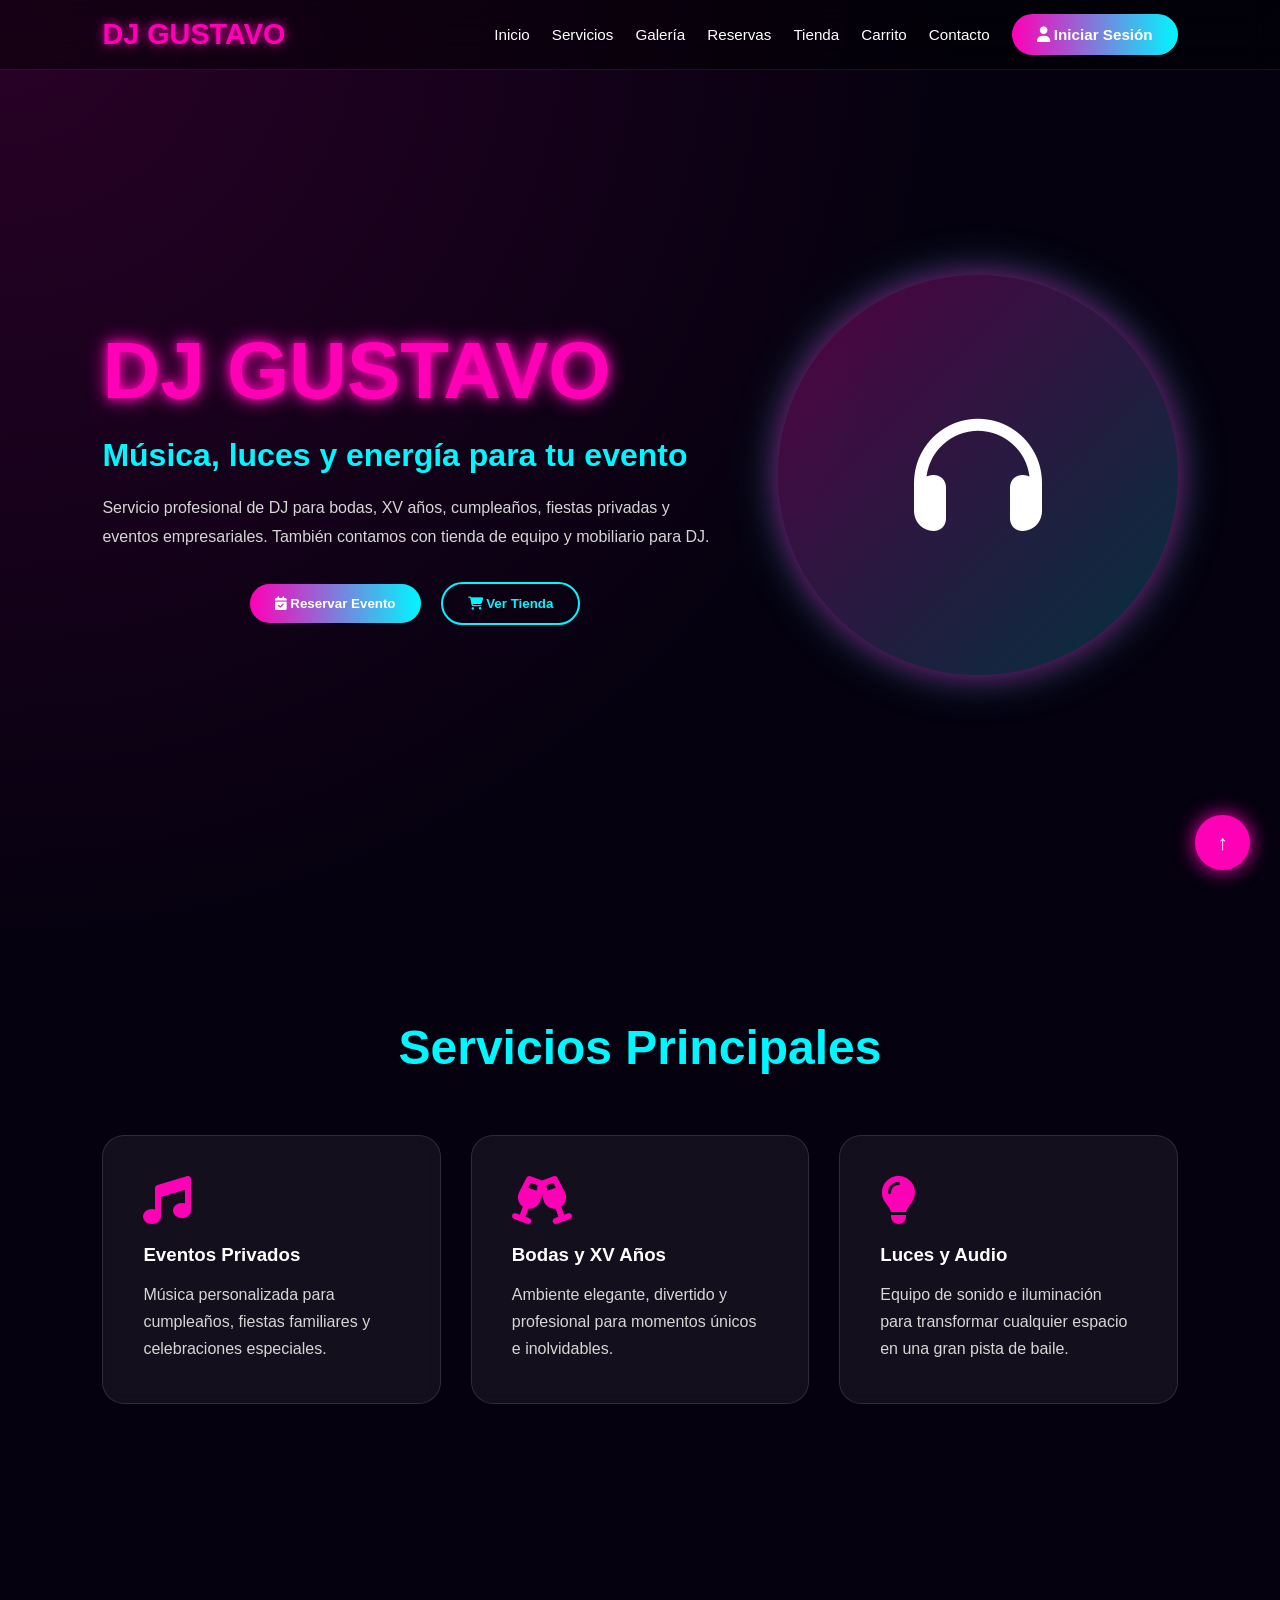
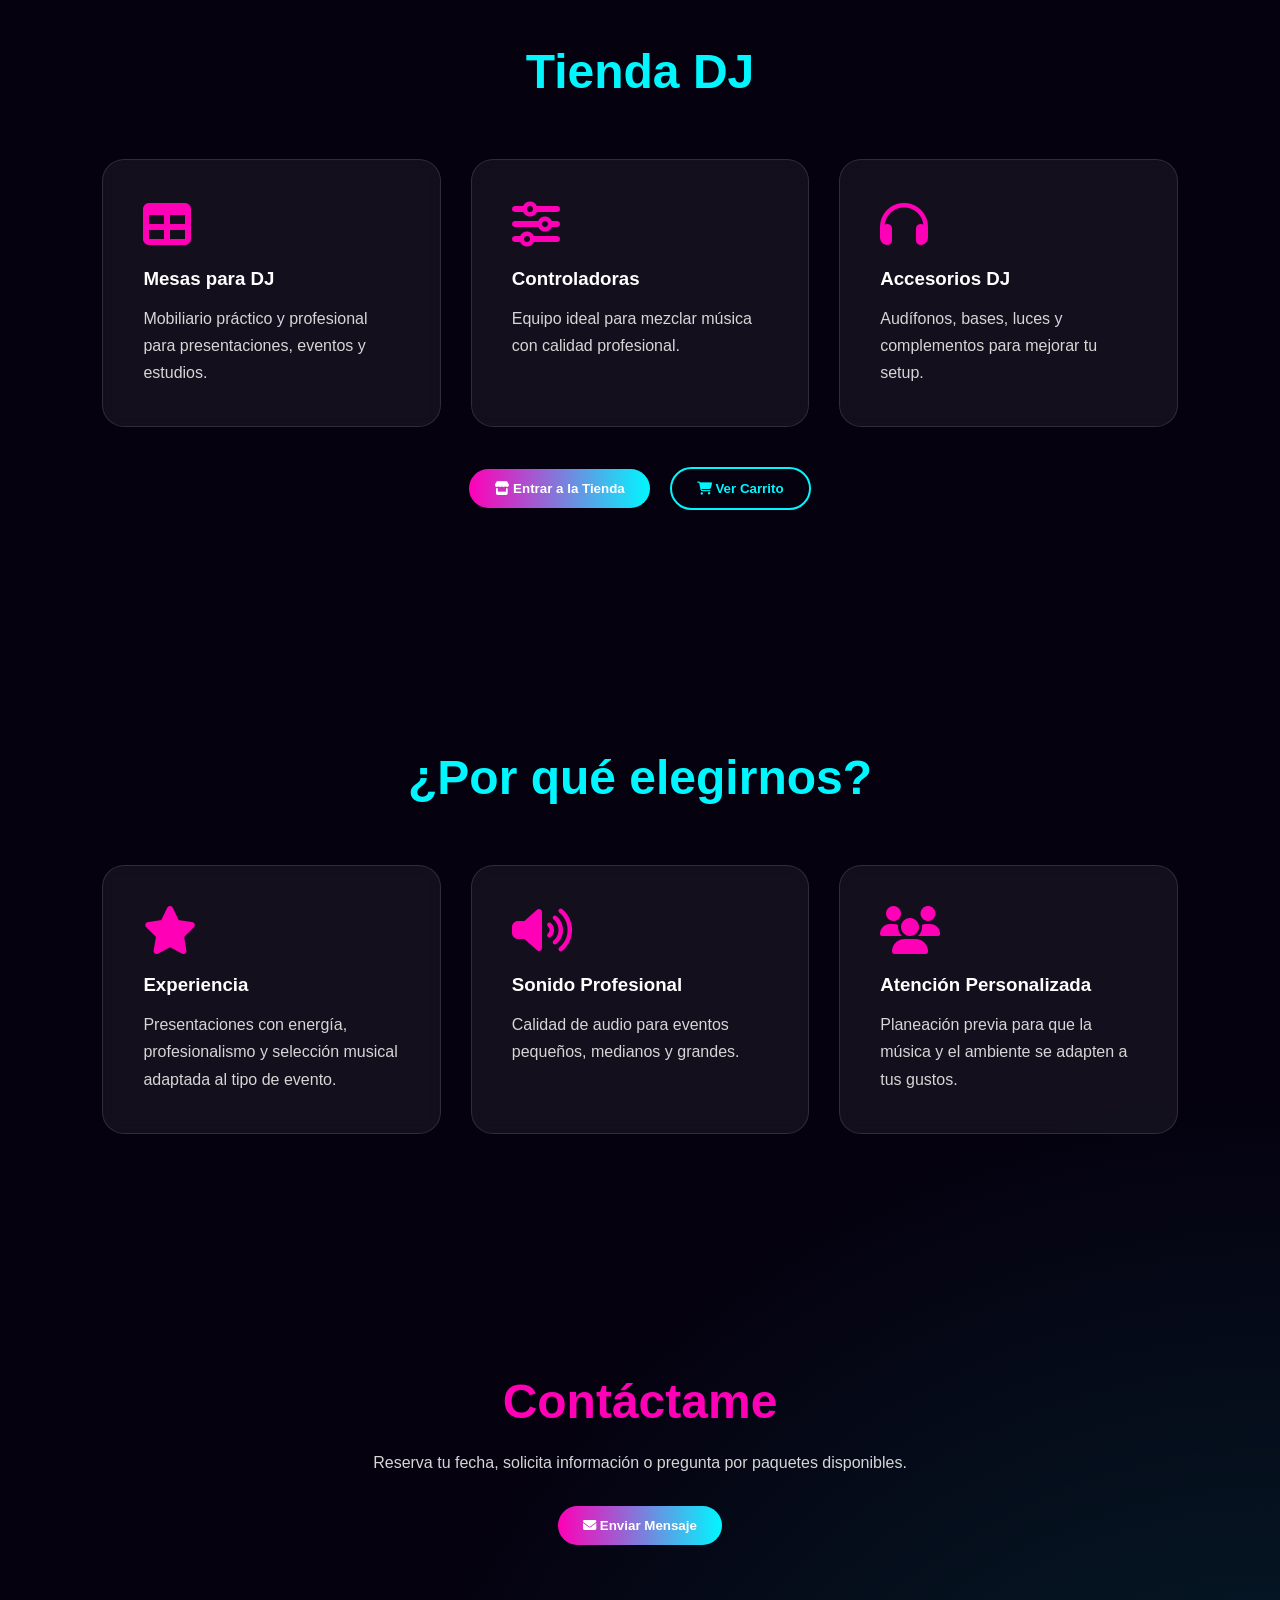
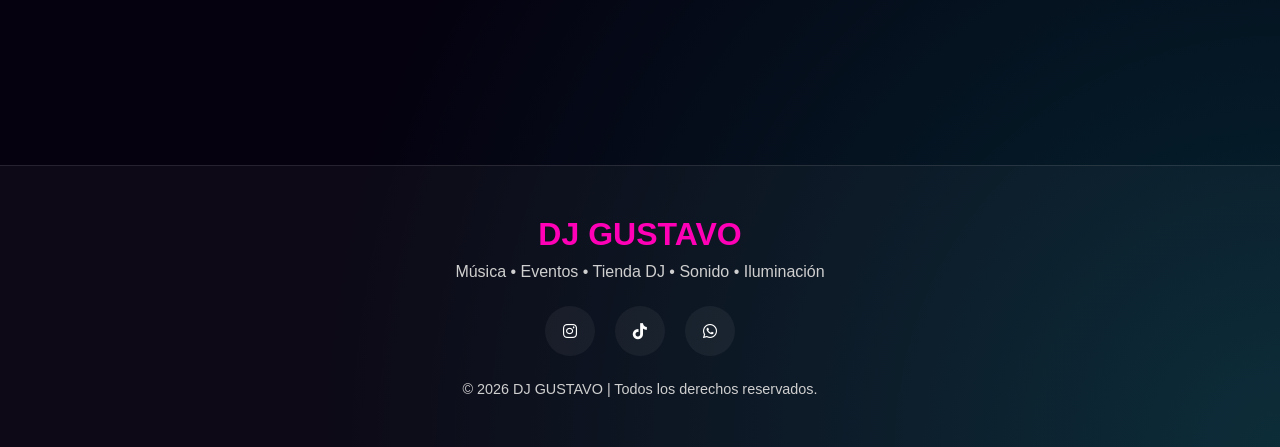
<file: frontend/Index.html>
<!DOCTYPE html>
<html lang="es">

<head>

    <meta charset="UTF-8">

    <meta name="viewport"
    content="width=device-width, initial-scale=1.0">

    <title>DJ GUSTAVO</title>

    <link rel="stylesheet"
    href="css/style.css">

    <link rel="stylesheet"
    href="https://cdnjs.cloudflare.com/ajax/libs/font-awesome/6.5.2/css/all.min.css">

    <link rel="stylesheet"
    href="https://cdnjs.cloudflare.com/ajax/libs/animate.css/4.1.1/animate.min.css"/>

</head>

<body>

    <nav class="navbar">

        <a href="index.html" class="logo">
            DJ GUSTAVO
        </a>

        <ul class="nav-links">

            <li><a href="index.html">Inicio</a></li>

            <li><a href="servicios.html">Servicios</a></li>

            <li><a href="galeria.html">Galería</a></li>

            <li><a href="reservas.html">Reservas</a></li>

            <li><a href="productos.html">Tienda</a></li>

            <li><a href="carrito.html">Carrito</a></li>

            <li><a href="contacto.html">Contacto</a></li>

            <li id="loginItem">

                <a href="login.html" class="login-btn">
                    <i class="fas fa-user"></i>
                    Iniciar Sesión
                </a>

            </li>

            <li id="userItem" style="display:none;">

                <a href="#">
                    <i class="fas fa-user-check"></i>
                    <span id="usernameDisplay"></span>
                </a>

            </li>

            <li id="logoutItem" style="display:none;">

                <a href="#" onclick="logout()">
                    <i class="fas fa-sign-out-alt"></i>
                    Cerrar Sesión
                </a>

            </li>

        </ul>

    </nav>

    <section class="hero">

        <div class="hero-text animate__animated animate__fadeInLeft">

            <h1>
                DJ GUSTAVO
            </h1>

            <h2>
                Música, luces y energía para tu evento
            </h2>

            <p>
                Servicio profesional de DJ para bodas, XV años, cumpleaños,
                fiestas privadas y eventos empresariales. También contamos
                con tienda de equipo y mobiliario para DJ.
            </p>

            <div class="hero-buttons">

                <a href="reservas.html">

                    <button class="btn-neon">
                        <i class="fas fa-calendar-check"></i>
                        Reservar Evento
                    </button>

                </a>

                <a href="productos.html">

                    <button class="btn-outline">
                        <i class="fas fa-cart-shopping"></i>
                        Ver Tienda
                    </button>

                </a>

            </div>

        </div>

        <div class="hero-image animate__animated animate__fadeInRight">

            <div class="circle">
                <i class="fa-solid fa-headphones"></i>
            </div>

        </div>

    </section>

    <section class="services-section">

        <h2 class="section-title">
            Servicios Principales
        </h2>

        <div class="services">

            <div class="card">

                <i class="fa-solid fa-music"></i>

                <h3>Eventos Privados</h3>

                <p>
                    Música personalizada para cumpleaños, fiestas familiares
                    y celebraciones especiales.
                </p>

            </div>

            <div class="card">

                <i class="fa-solid fa-champagne-glasses"></i>

                <h3>Bodas y XV Años</h3>

                <p>
                    Ambiente elegante, divertido y profesional para momentos
                    únicos e inolvidables.
                </p>

            </div>

            <div class="card">

                <i class="fa-solid fa-lightbulb"></i>

                <h3>Luces y Audio</h3>

                <p>
                    Equipo de sonido e iluminación para transformar cualquier
                    espacio en una gran pista de baile.
                </p>

            </div>

        </div>

    </section>

    <section class="services-section">

        <h2 class="section-title">
            Tienda DJ
        </h2>

        <div class="services">

            <div class="card">

                <i class="fa-solid fa-table"></i>

                <h3>Mesas para DJ</h3>

                <p>
                    Mobiliario práctico y profesional para presentaciones,
                    eventos y estudios.
                </p>

            </div>

            <div class="card">

                <i class="fa-solid fa-sliders"></i>

                <h3>Controladoras</h3>

                <p>
                    Equipo ideal para mezclar música con calidad profesional.
                </p>

            </div>

            <div class="card">

                <i class="fa-solid fa-headphones"></i>

                <h3>Accesorios DJ</h3>

                <p>
                    Audífonos, bases, luces y complementos para mejorar
                    tu setup.
                </p>

            </div>

        </div>

        <div class="hero-buttons" style="margin-top:40px;">

            <a href="productos.html">

                <button class="btn-neon">
                    <i class="fas fa-store"></i>
                    Entrar a la Tienda
                </button>

            </a>

            <a href="carrito.html">

                <button class="btn-outline">
                    <i class="fas fa-cart-shopping"></i>
                    Ver Carrito
                </button>

            </a>

        </div>

    </section>

    <section class="services-section">

        <h2 class="section-title">
            ¿Por qué elegirnos?
        </h2>

        <div class="services">

            <div class="card">

                <i class="fa-solid fa-star"></i>

                <h3>Experiencia</h3>

                <p>
                    Presentaciones con energía, profesionalismo y selección
                    musical adaptada al tipo de evento.
                </p>

            </div>

            <div class="card">

                <i class="fa-solid fa-volume-high"></i>

                <h3>Sonido Profesional</h3>

                <p>
                    Calidad de audio para eventos pequeños, medianos y grandes.
                </p>

            </div>

            <div class="card">

                <i class="fa-solid fa-users"></i>

                <h3>Atención Personalizada</h3>

                <p>
                    Planeación previa para que la música y el ambiente se
                    adapten a tus gustos.
                </p>

            </div>

        </div>

    </section>

    <section class="contact">

        <h2>
            Contáctame
        </h2>

        <p>
            Reserva tu fecha, solicita información o pregunta por paquetes disponibles.
        </p>

        <a href="contacto.html">

            <button class="btn-neon">
                <i class="fas fa-envelope"></i>
                Enviar Mensaje
            </button>

        </a>

    </section>

    <button id="topBtn">
        ↑
    </button>

    <footer class="footer">

        <h3>
            DJ GUSTAVO
        </h3>

        <p>
            Música • Eventos • Tienda DJ • Sonido • Iluminación
        </p>

        <div class="socials">

            <a href="#">
                <i class="fab fa-instagram"></i>
            </a>

            <a href="#">
                <i class="fab fa-tiktok"></i>
            </a>

            <a href="#">
                <i class="fab fa-whatsapp"></i>
            </a>

        </div>

        <p class="copy">
            © 2026 DJ GUSTAVO | Todos los derechos reservados.
        </p>

    </footer>

    <script src="js/app.js"></script>

</body>

</html>
</file>
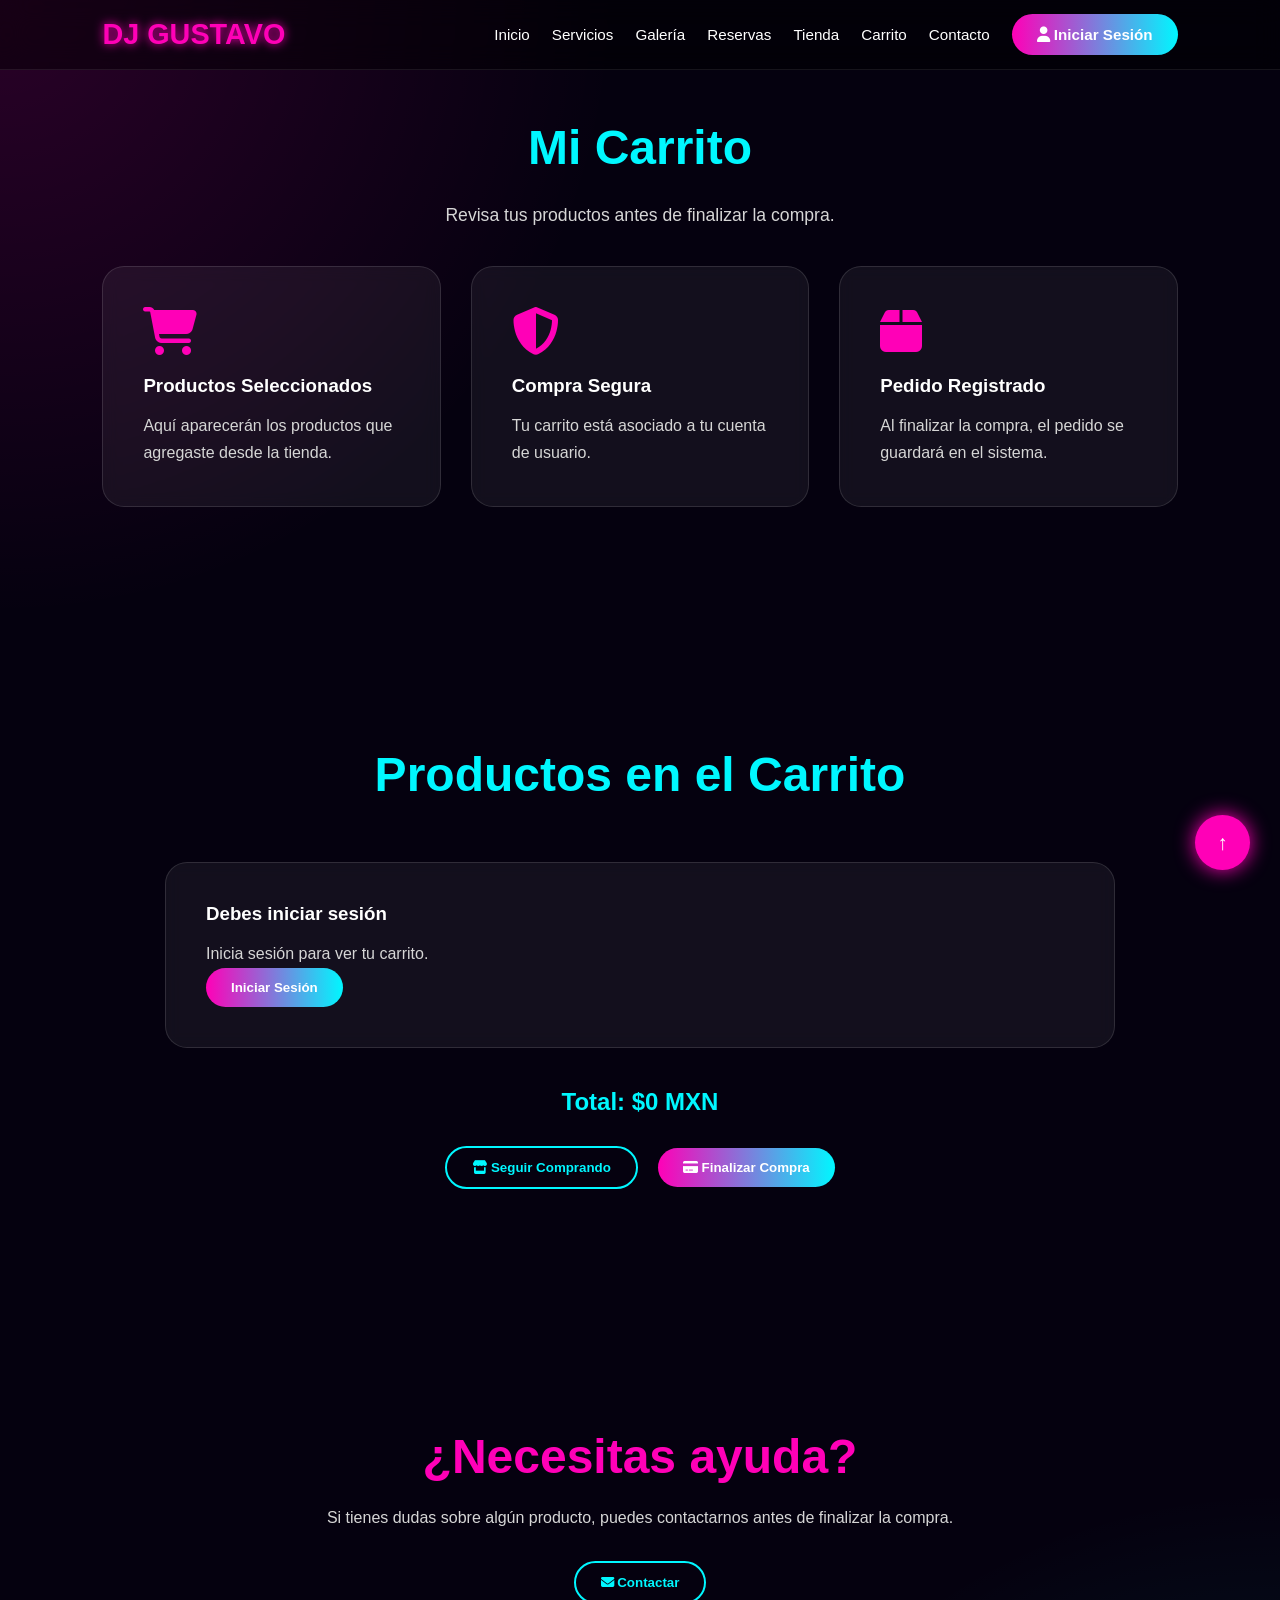
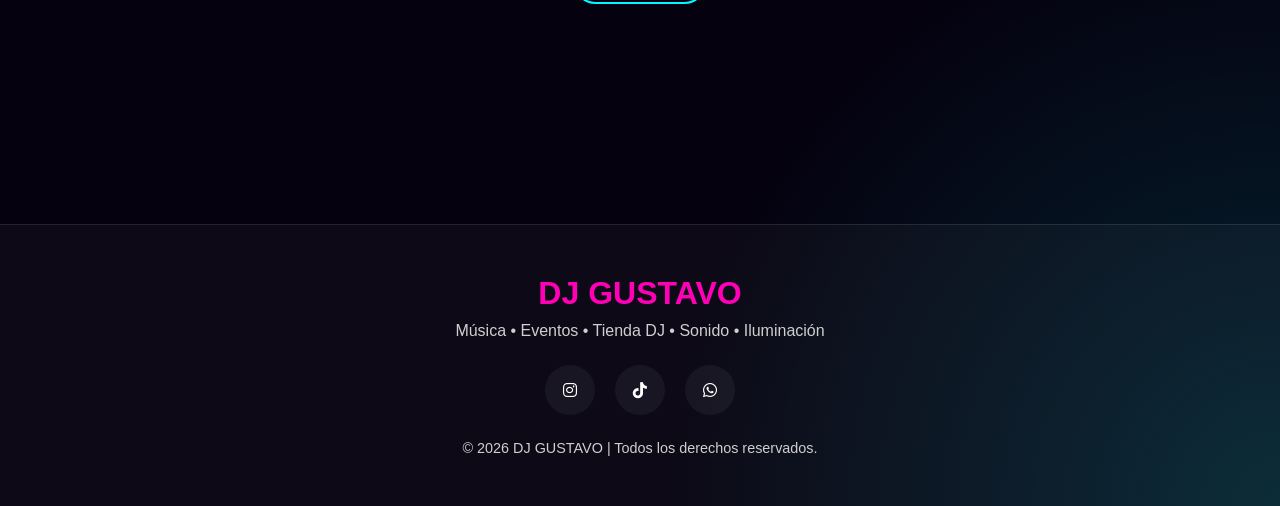
<file: frontend/carrito.html>
<!DOCTYPE html>
<html lang="es">

<head>

    <meta charset="UTF-8">

    <meta name="viewport"
    content="width=device-width, initial-scale=1.0">

    <title>Carrito | DJ GUSTAVO</title>

    <link rel="stylesheet"
    href="css/style.css">

    <link rel="stylesheet"
    href="https://cdnjs.cloudflare.com/ajax/libs/font-awesome/6.5.2/css/all.min.css">

</head>

<body>

    <nav class="navbar">

        <a href="index.html" class="logo">
            DJ GUSTAVO
        </a>

        <ul class="nav-links">

            <li><a href="index.html">Inicio</a></li>

            <li><a href="servicios.html">Servicios</a></li>

            <li><a href="galeria.html">Galería</a></li>

            <li><a href="reservas.html">Reservas</a></li>

            <li><a href="productos.html">Tienda</a></li>

            <li><a href="carrito.html">Carrito</a></li>

            <li><a href="contacto.html">Contacto</a></li>

            <li id="loginItem">

                <a href="login.html" class="login-btn">
                    <i class="fas fa-user"></i>
                    Iniciar Sesión
                </a>

            </li>

            <li id="userItem" style="display:none;">

                <a href="#">
                    <i class="fas fa-user-check"></i>
                    <span id="usernameDisplay"></span>
                </a>

            </li>

            <li id="logoutItem" style="display:none;">

                <a href="#" onclick="logout()">
                    <i class="fas fa-sign-out-alt"></i>
                    Cerrar Sesión
                </a>

            </li>

        </ul>

    </nav>

    <section class="services-section">

        <h1 class="section-title">
            Mi Carrito
        </h1>

        <p class="gallery-description">
            Revisa tus productos antes de finalizar la compra.
        </p>

        <div class="services">

            <div class="card">

                <i class="fas fa-cart-shopping"></i>

                <h3>
                    Productos Seleccionados
                </h3>

                <p>
                    Aquí aparecerán los productos que agregaste desde la tienda.
                </p>

            </div>

            <div class="card">

                <i class="fas fa-shield-alt"></i>

                <h3>
                    Compra Segura
                </h3>

                <p>
                    Tu carrito está asociado a tu cuenta de usuario.
                </p>

            </div>

            <div class="card">

                <i class="fas fa-box"></i>

                <h3>
                    Pedido Registrado
                </h3>

                <p>
                    Al finalizar la compra, el pedido se guardará en el sistema.
                </p>

            </div>

        </div>

    </section>

    <section class="services-section">

        <h2 class="section-title">
            Productos en el Carrito
        </h2>

        <div id="cartContainer" class="cart-container">

            <div class="card">
                <h3>Cargando carrito...</h3>
                <p>Espera un momento.</p>
            </div>

        </div>

        <div class="cart-total">

            <h2 id="cartTotal">
                Total: $0 MXN
            </h2>

            <div class="hero-buttons">

                <a href="productos.html">

                    <button class="btn-outline">
                        <i class="fas fa-store"></i>
                        Seguir Comprando
                    </button>

                </a>

                <button class="btn-neon" onclick="hacerCheckout()">
                    <i class="fas fa-credit-card"></i>
                    Finalizar Compra
                </button>

            </div>

        </div>

    </section>

    <section class="contact">

        <h2>
            ¿Necesitas ayuda?
        </h2>

        <p>
            Si tienes dudas sobre algún producto, puedes contactarnos antes de finalizar la compra.
        </p>

        <a href="contacto.html">

            <button class="btn-outline">
                <i class="fas fa-envelope"></i>
                Contactar
            </button>

        </a>

    </section>

    <button id="topBtn">
        ↑
    </button>

    <footer class="footer">

        <h3>
            DJ GUSTAVO
        </h3>

        <p>
            Música • Eventos • Tienda DJ • Sonido • Iluminación
        </p>

        <div class="socials">

            <a href="#">
                <i class="fab fa-instagram"></i>
            </a>

            <a href="#">
                <i class="fab fa-tiktok"></i>
            </a>

            <a href="#">
                <i class="fab fa-whatsapp"></i>
            </a>

        </div>

        <p class="copy">
            © 2026 DJ GUSTAVO | Todos los derechos reservados.
        </p>

    </footer>

    <script src="js/app.js"></script>
    <script src="js/carrito.js"></script>

</body>

</html>
</file>
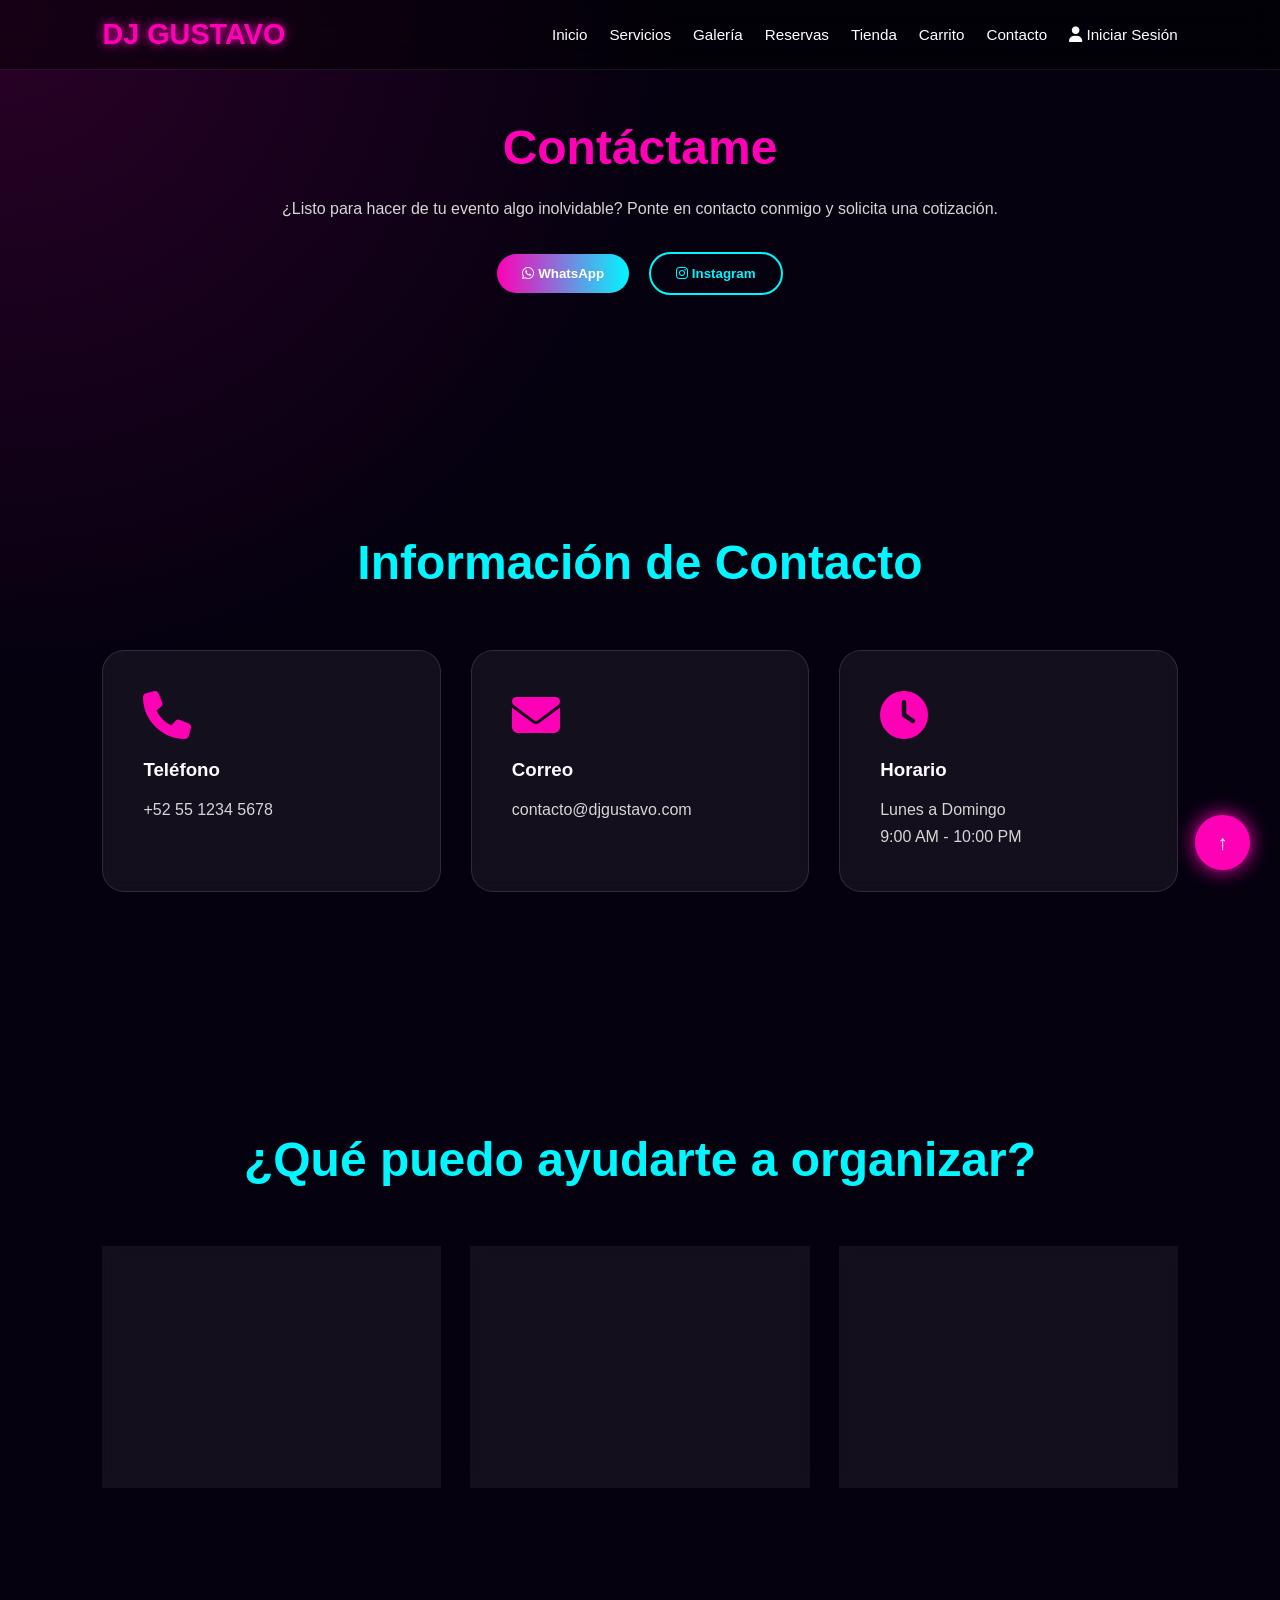
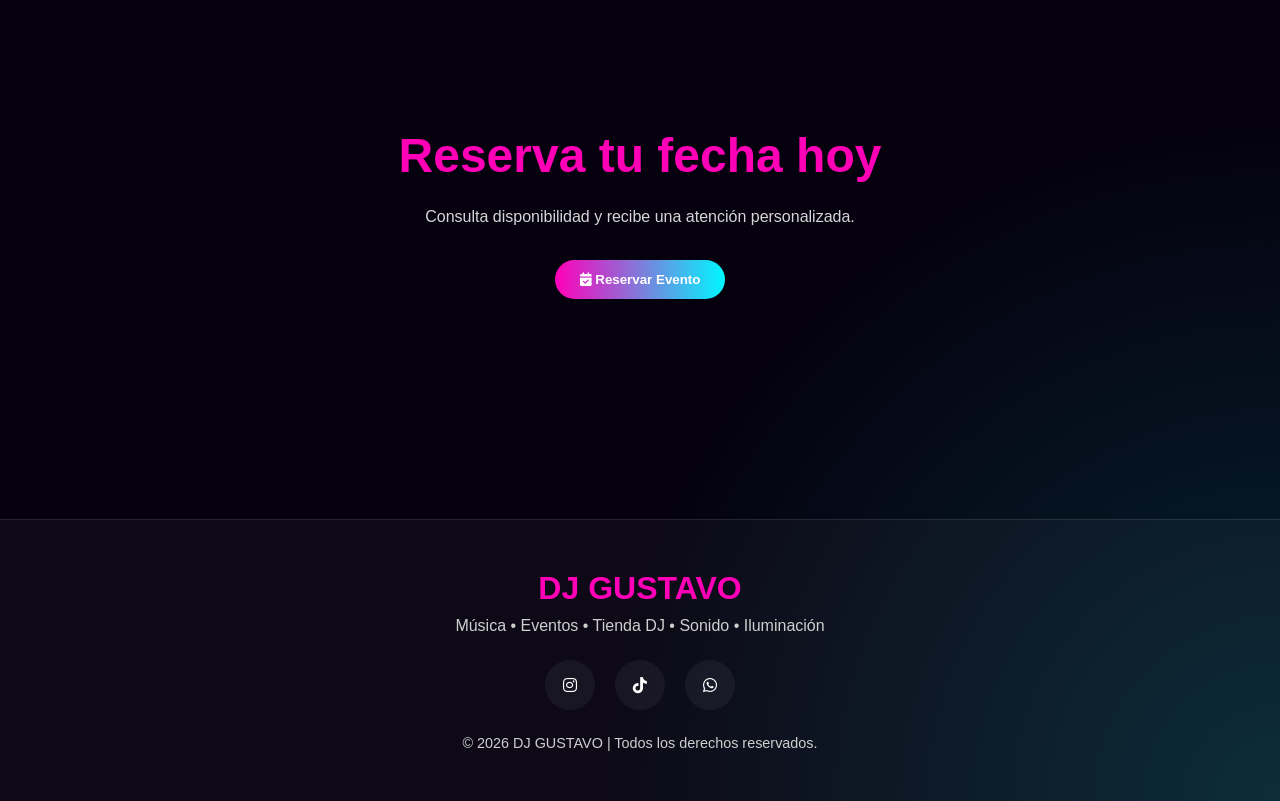
<file: frontend/contacto.html>
<!DOCTYPE html>
<html lang="es">

<head>

    <meta charset="UTF-8">

    <meta name="viewport"
    content="width=device-width, initial-scale=1.0">

    <title>Contacto | DJ GUSTAVO</title>

    <link rel="stylesheet"
    href="css/style.css">

    <link rel="stylesheet"
    href="https://cdnjs.cloudflare.com/ajax/libs/font-awesome/6.5.2/css/all.min.css">

</head>

<body>

    <!-- NAVBAR -->

    <nav class="navbar">

        <a href="index.html" class="logo">
            DJ GUSTAVO
        </a>

        <ul class="nav-links">

            <li><a href="index.html">Inicio</a></li>

            <li><a href="servicios.html">Servicios</a></li>

            <li><a href="galeria.html">Galería</a></li>

            <li><a href="reservas.html">Reservas</a></li>

            <li><a href="productos.html">Tienda</a></li>

            <li><a href="carrito.html">Carrito</a></li>

            <li><a href="contacto.html">Contacto</a></li>

            <li id="loginItem">

                <a href="login.html">

                    <i class="fas fa-user"></i>
                    Iniciar Sesión

                </a>

            </li>

            <li id="userItem" style="display:none;">

                <a href="#">

                    <i class="fas fa-user-check"></i>

                    <span id="usernameDisplay"></span>

                </a>

            </li>

            <li id="logoutItem" style="display:none;">

                <a href="#" onclick="logout()">

                    <i class="fas fa-sign-out-alt"></i>

                    Cerrar Sesión

                </a>

            </li>

        </ul>

    </nav>

    <!-- CONTACTO -->

    <section class="contact">

        <h2>
            Contáctame
        </h2>

        <p>
            ¿Listo para hacer de tu evento algo inolvidable?
            Ponte en contacto conmigo y solicita una cotización.
        </p>

        <div class="hero-buttons">

            <a href="https://wa.me/5215512345678"
            target="_blank">

                <button class="btn-neon">

                    <i class="fab fa-whatsapp"></i>

                    WhatsApp

                </button>

            </a>

            <a href="https://instagram.com/"
            target="_blank">

                <button class="btn-outline">

                    <i class="fab fa-instagram"></i>

                    Instagram

                </button>

            </a>

        </div>

    </section>

    <!-- INFORMACION -->

    <section class="services-section">

        <h2 class="section-title">
            Información de Contacto
        </h2>

        <div class="services">

            <div class="card">

                <i class="fas fa-phone"></i>

                <h3>
                    Teléfono
                </h3>

                <p>
                    +52 55 1234 5678
                </p>

            </div>

            <div class="card">

                <i class="fas fa-envelope"></i>

                <h3>
                    Correo
                </h3>

                <p>
                    contacto@djgustavo.com
                </p>

            </div>

            <div class="card">

                <i class="fas fa-clock"></i>

                <h3>
                    Horario
                </h3>

                <p>
                    Lunes a Domingo
                    <br>
                    9:00 AM - 10:00 PM
                </p>

            </div>

        </div>

    </section>

    <!-- SERVICIOS RAPIDOS -->

    <section class="services-section">

        <h2 class="section-title">
            ¿Qué puedo ayudarte a organizar?
        </h2>

        <div class="services">

            <div class="card">

                <i class="fas fa-champagne-glasses"></i>

                <h3>
                    Bodas
                </h3>

                <p>
                    Música, iluminación y ambiente para tu día especial.
                </p>

            </div>

            <div class="card">

                <i class="fas fa-cake-candles"></i>

                <h3>
                    XV Años
                </h3>

                <p>
                    Experiencias únicas para una celebración inolvidable.
                </p>

            </div>

            <div class="card">

                <i class="fas fa-music"></i>

                <h3>
                    Eventos Privados
                </h3>

                <p>
                    Fiestas, cumpleaños y reuniones con música personalizada.
                </p>

            </div>

        </div>

    </section>

    <!-- CTA -->

    <section class="contact">

        <h2>
            Reserva tu fecha hoy
        </h2>

        <p>
            Consulta disponibilidad y recibe una atención personalizada.
        </p>

        <a href="reservas.html">

            <button class="btn-neon">

                <i class="fas fa-calendar-check"></i>

                Reservar Evento

            </button>

        </a>

    </section>

    <!-- BOTON TOP -->

    <button id="topBtn">
        ↑
    </button>

    <!-- FOOTER -->

    <footer class="footer">

        <h3>
            DJ GUSTAVO
        </h3>

        <p>
            Música • Eventos • Tienda DJ • Sonido • Iluminación
        </p>

        <div class="socials">

            <a href="#">
                <i class="fab fa-instagram"></i>
            </a>

            <a href="#">
                <i class="fab fa-tiktok"></i>
            </a>

            <a href="#">
                <i class="fab fa-whatsapp"></i>
            </a>

        </div>

        <p class="copy">
            © 2026 DJ GUSTAVO | Todos los derechos reservados.
        </p>

    </footer>

    <script src="js/app.js"></script>

</body>

</html>
</file>
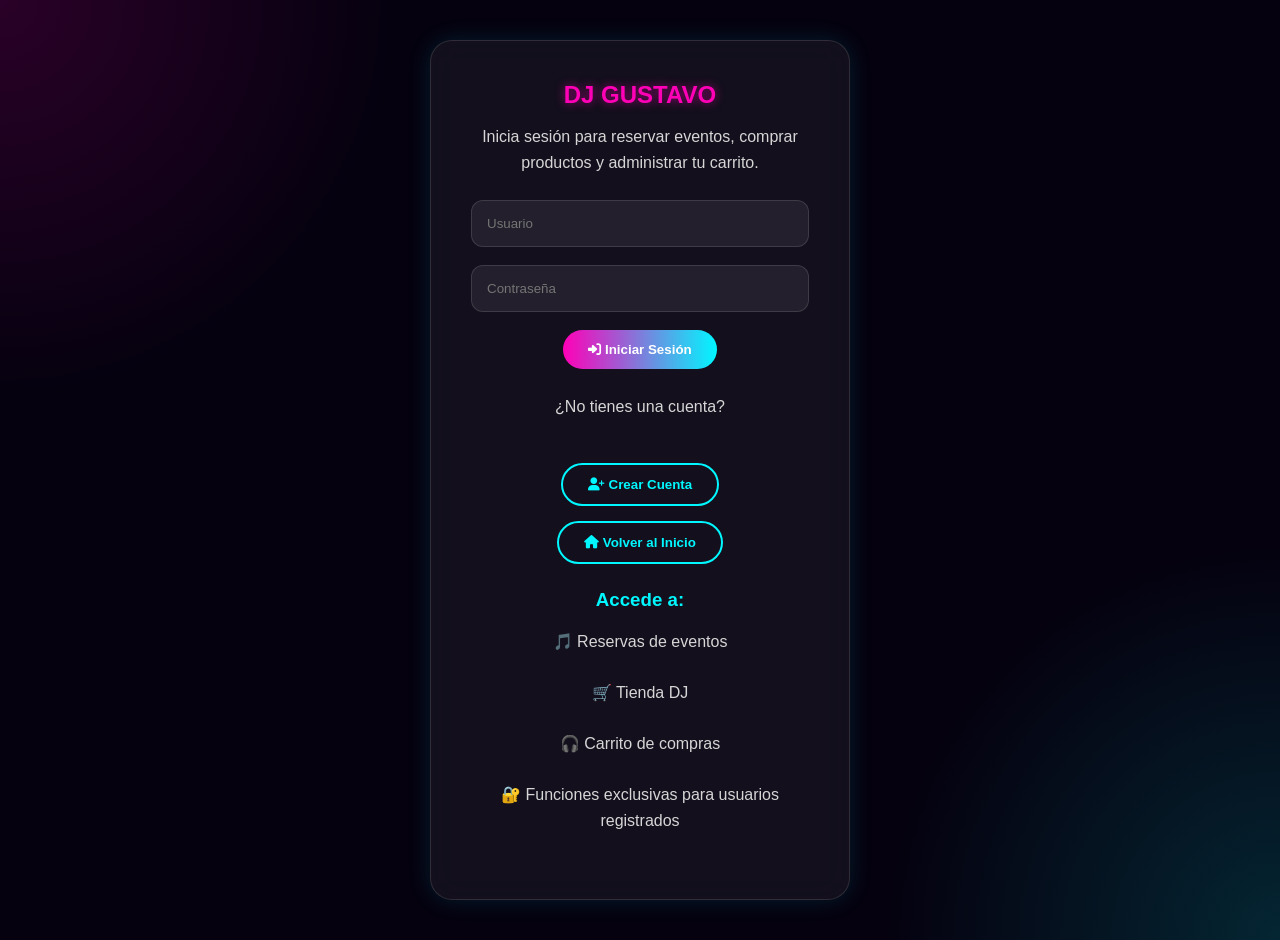
<file: frontend/login.html>
<!DOCTYPE html>
<html lang="es">

<head>

    <meta charset="UTF-8">

    <meta name="viewport"
    content="width=device-width, initial-scale=1.0">

    <title>Iniciar Sesión | DJ GUSTAVO</title>

    <link rel="stylesheet"
    href="css/style.css">

    <link rel="stylesheet"
    href="https://cdnjs.cloudflare.com/ajax/libs/font-awesome/6.5.2/css/all.min.css">

</head>

<body>

<section class="login-container">

    <div class="login-card">

        <h1>DJ GUSTAVO</h1>

        <p>
            Inicia sesión para reservar eventos,
            comprar productos y administrar tu carrito.
        </p>

        <form id="loginForm">

            <input
            type="text"
            id="username"
            placeholder="Usuario"
            required>

            <input
            type="password"
            id="password"
            placeholder="Contraseña"
            required>

            <button
            type="submit"
            class="btn-neon">

                <i class="fas fa-right-to-bracket"></i>

                Iniciar Sesión

            </button>

        </form>

        <div style="margin-top:25px;">

            <p>
                ¿No tienes una cuenta?
            </p>

            <br>

            <a href="registro.html">

                <button
                type="button"
                class="btn-outline">

                    <i class="fas fa-user-plus"></i>

                    Crear Cuenta

                </button>

            </a>

        </div>

        <div style="margin-top:15px;">

            <a href="index.html">

                <button
                type="button"
                class="btn-outline">

                    <i class="fas fa-house"></i>

                    Volver al Inicio

                </button>

            </a>

        </div>

        <div style="margin-top:25px;">

            <h3>
                Accede a:
            </h3>

            <br>

            <p>

                🎵 Reservas de eventos

                <br><br>

                🛒 Tienda DJ

                <br><br>

                🎧 Carrito de compras

                <br><br>

                🔐 Funciones exclusivas para usuarios registrados

            </p>

        </div>

    </div>

</section>

<script src="js/login.js"></script>

</body>

</html>
</file>
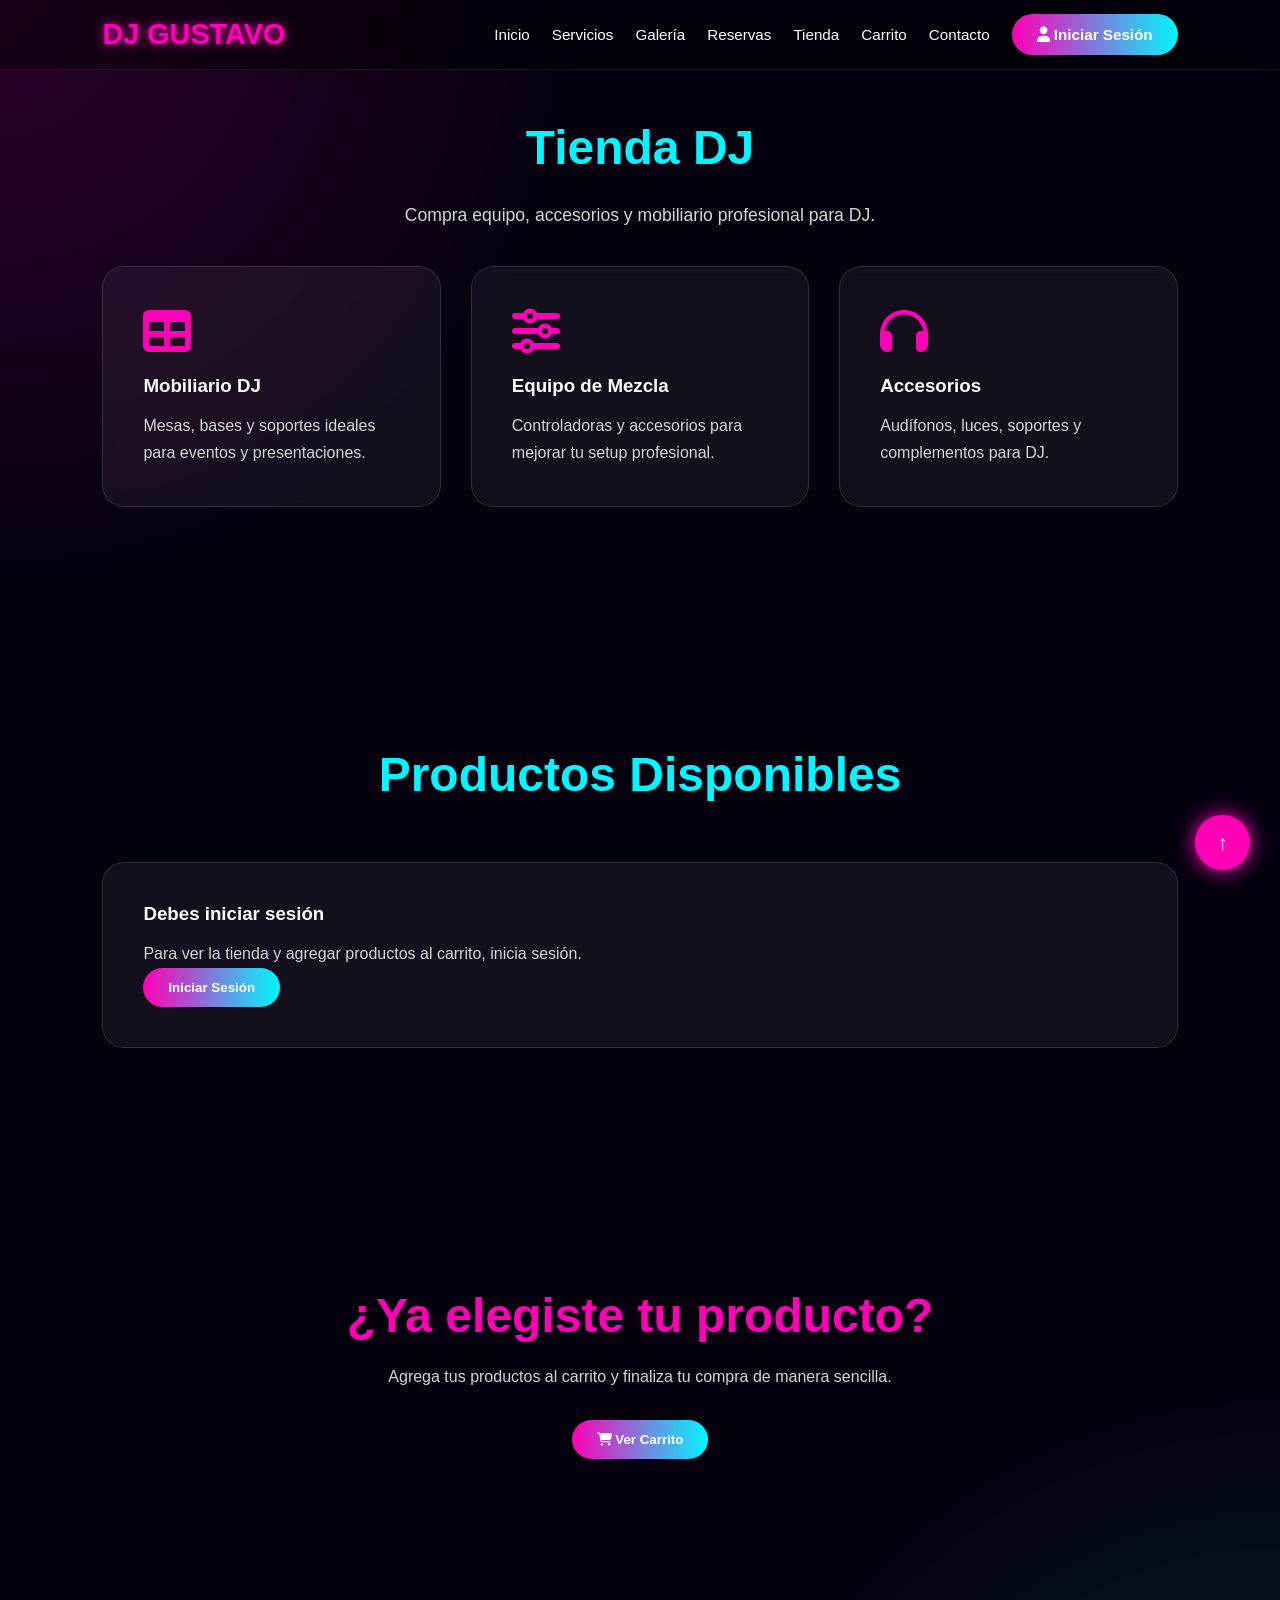
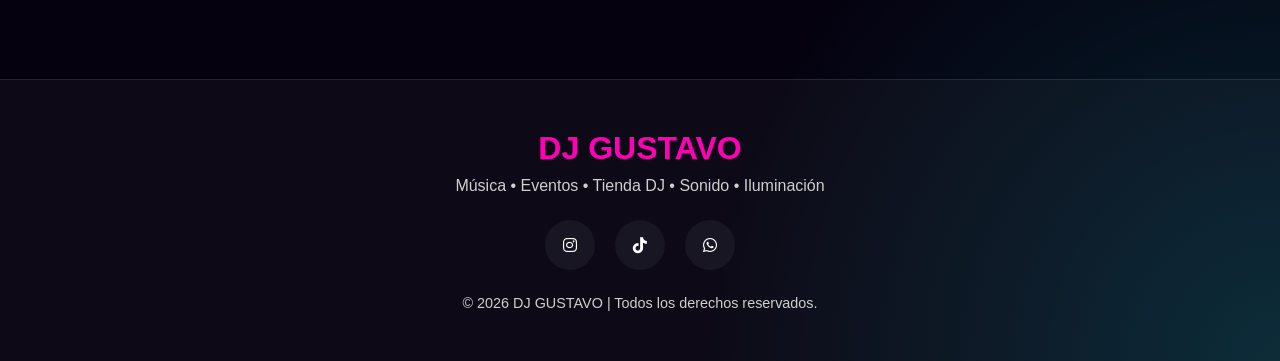
<file: frontend/productos.html>
<!DOCTYPE html>
<html lang="es">

<head>

    <meta charset="UTF-8">

    <meta name="viewport"
    content="width=device-width, initial-scale=1.0">

    <title>Tienda | DJ GUSTAVO</title>

    <link rel="stylesheet"
    href="css/style.css">

    <link rel="stylesheet"
    href="https://cdnjs.cloudflare.com/ajax/libs/font-awesome/6.5.2/css/all.min.css">

</head>

<body>

    <nav class="navbar">

        <a href="index.html" class="logo">
            DJ GUSTAVO
        </a>

        <ul class="nav-links">

            <li><a href="index.html">Inicio</a></li>

            <li><a href="servicios.html">Servicios</a></li>

            <li><a href="galeria.html">Galería</a></li>

            <li><a href="reservas.html">Reservas</a></li>

            <li><a href="productos.html">Tienda</a></li>

            <li><a href="carrito.html">Carrito</a></li>

            <li><a href="contacto.html">Contacto</a></li>

            <li id="loginItem">

                <a href="login.html" class="login-btn">
                    <i class="fas fa-user"></i>
                    Iniciar Sesión
                </a>

            </li>

            <li id="userItem" style="display:none;">

                <a href="#">
                    <i class="fas fa-user-check"></i>
                    <span id="usernameDisplay"></span>
                </a>

            </li>

            <li id="logoutItem" style="display:none;">

                <a href="#" onclick="logout()">
                    <i class="fas fa-sign-out-alt"></i>
                    Cerrar Sesión
                </a>

            </li>

        </ul>

    </nav>

    <section class="services-section">

        <h1 class="section-title">
            Tienda DJ
        </h1>

        <p class="gallery-description">
            Compra equipo, accesorios y mobiliario profesional para DJ.
        </p>

        <div class="services">

            <div class="card">

                <i class="fas fa-table"></i>

                <h3>
                    Mobiliario DJ
                </h3>

                <p>
                    Mesas, bases y soportes ideales para eventos y presentaciones.
                </p>

            </div>

            <div class="card">

                <i class="fas fa-sliders"></i>

                <h3>
                    Equipo de Mezcla
                </h3>

                <p>
                    Controladoras y accesorios para mejorar tu setup profesional.
                </p>

            </div>

            <div class="card">

                <i class="fas fa-headphones"></i>

                <h3>
                    Accesorios
                </h3>

                <p>
                    Audífonos, luces, soportes y complementos para DJ.
                </p>

            </div>

        </div>

    </section>

    <section class="services-section">

        <h2 class="section-title">
            Productos Disponibles
        </h2>

        <div class="products-grid" id="productsContainer">

            <div class="card">
                <h3>Cargando productos...</h3>
                <p>Espera un momento.</p>
            </div>

        </div>

    </section>

    <section class="contact">

        <h2>
            ¿Ya elegiste tu producto?
        </h2>

        <p>
            Agrega tus productos al carrito y finaliza tu compra de manera sencilla.
        </p>

        <a href="carrito.html">

            <button class="btn-neon">
                <i class="fas fa-cart-shopping"></i>
                Ver Carrito
            </button>

        </a>

    </section>

    <button id="topBtn">
        ↑
    </button>

    <footer class="footer">

        <h3>
            DJ GUSTAVO
        </h3>

        <p>
            Música • Eventos • Tienda DJ • Sonido • Iluminación
        </p>

        <div class="socials">

            <a href="#">
                <i class="fab fa-instagram"></i>
            </a>

            <a href="#">
                <i class="fab fa-tiktok"></i>
            </a>

            <a href="#">
                <i class="fab fa-whatsapp"></i>
            </a>

        </div>

        <p class="copy">
            © 2026 DJ GUSTAVO | Todos los derechos reservados.
        </p>

    </footer>

    <script src="js/app.js"></script>
    <script src="js/productos.js"></script>

</body>

</html>
</file>
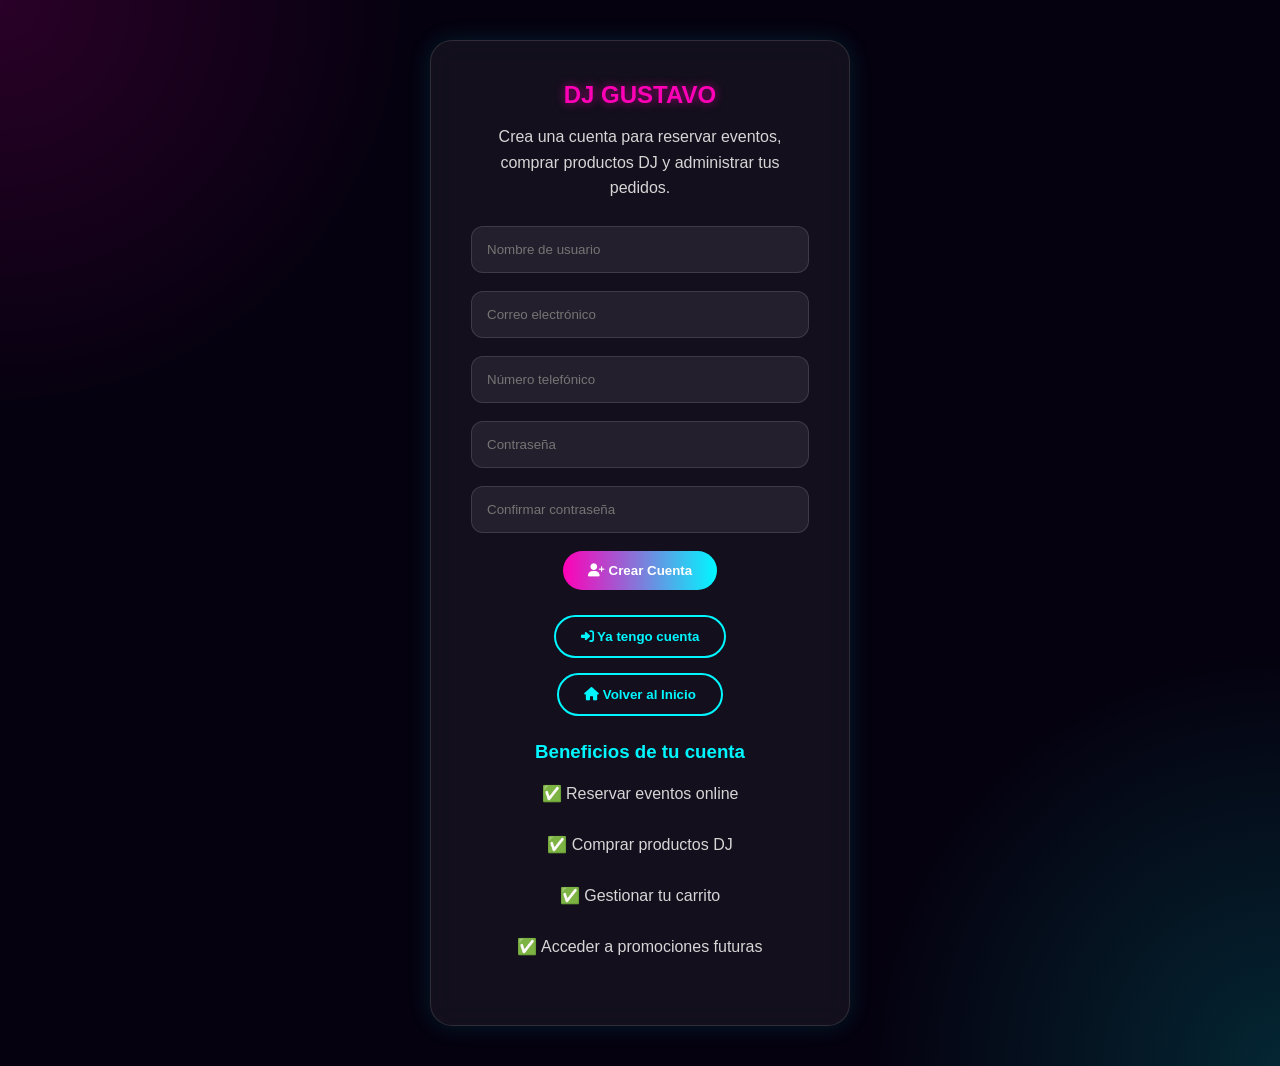
<file: frontend/registro.html>
<!DOCTYPE html>
<html lang="es">

<head>

    <meta charset="UTF-8">

    <meta name="viewport"
    content="width=device-width, initial-scale=1.0">

    <title>Crear Cuenta | DJ GUSTAVO</title>

    <link rel="stylesheet"
    href="css/style.css">

    <link rel="stylesheet"
    href="https://cdnjs.cloudflare.com/ajax/libs/font-awesome/6.5.2/css/all.min.css">

</head>

<body>

<section class="login-container">

    <div class="login-card">

        <h1>DJ GUSTAVO</h1>

        <p>
            Crea una cuenta para reservar eventos,
            comprar productos DJ y administrar tus pedidos.
        </p>

        <form id="registroForm">

            <input
            type="text"
            id="username"
            placeholder="Nombre de usuario"
            required>

            <input
            type="email"
            id="email"
            placeholder="Correo electrónico"
            required>

            <input
            type="text"
            id="phone"
            placeholder="Número telefónico"
            required>

            <input
            type="password"
            id="password"
            placeholder="Contraseña"
            required>

            <input
            type="password"
            id="confirmPassword"
            placeholder="Confirmar contraseña"
            required>

            <button
            type="submit"
            class="btn-neon">

                <i class="fas fa-user-plus"></i>

                Crear Cuenta

            </button>

        </form>

        <div style="margin-top:25px;">

            <a href="login.html">

                <button
                type="button"
                class="btn-outline">

                    <i class="fas fa-right-to-bracket"></i>

                    Ya tengo cuenta

                </button>

            </a>

        </div>

        <div style="margin-top:15px;">

            <a href="index.html">

                <button
                type="button"
                class="btn-outline">

                    <i class="fas fa-house"></i>

                    Volver al Inicio

                </button>

            </a>

        </div>

        <div style="margin-top:25px;">

            <h3>
                Beneficios de tu cuenta
            </h3>

            <br>

            <p>

                ✅ Reservar eventos online

                <br><br>

                ✅ Comprar productos DJ

                <br><br>

                ✅ Gestionar tu carrito

                <br><br>

                ✅ Acceder a promociones futuras

            </p>

        </div>

    </div>

</section>

<script src="js/registro.js"></script>

</body>

</html>
</file>
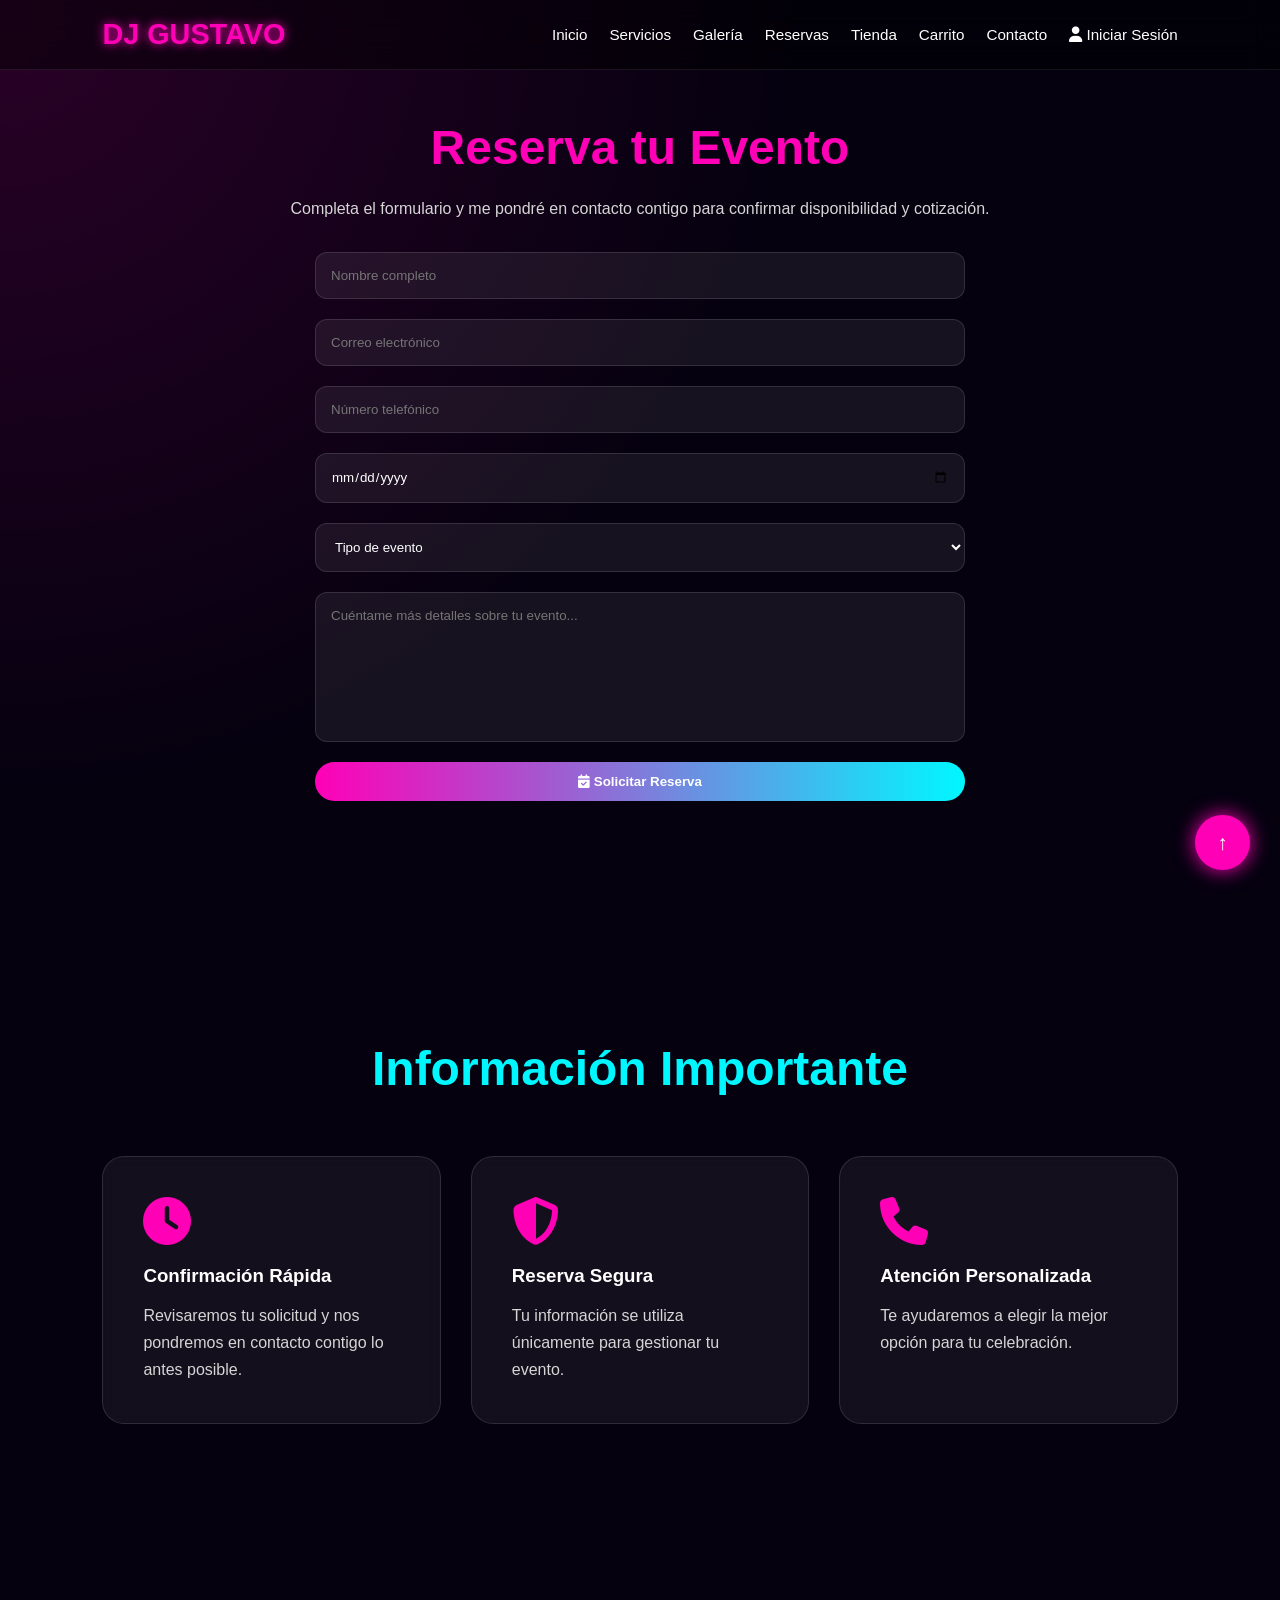
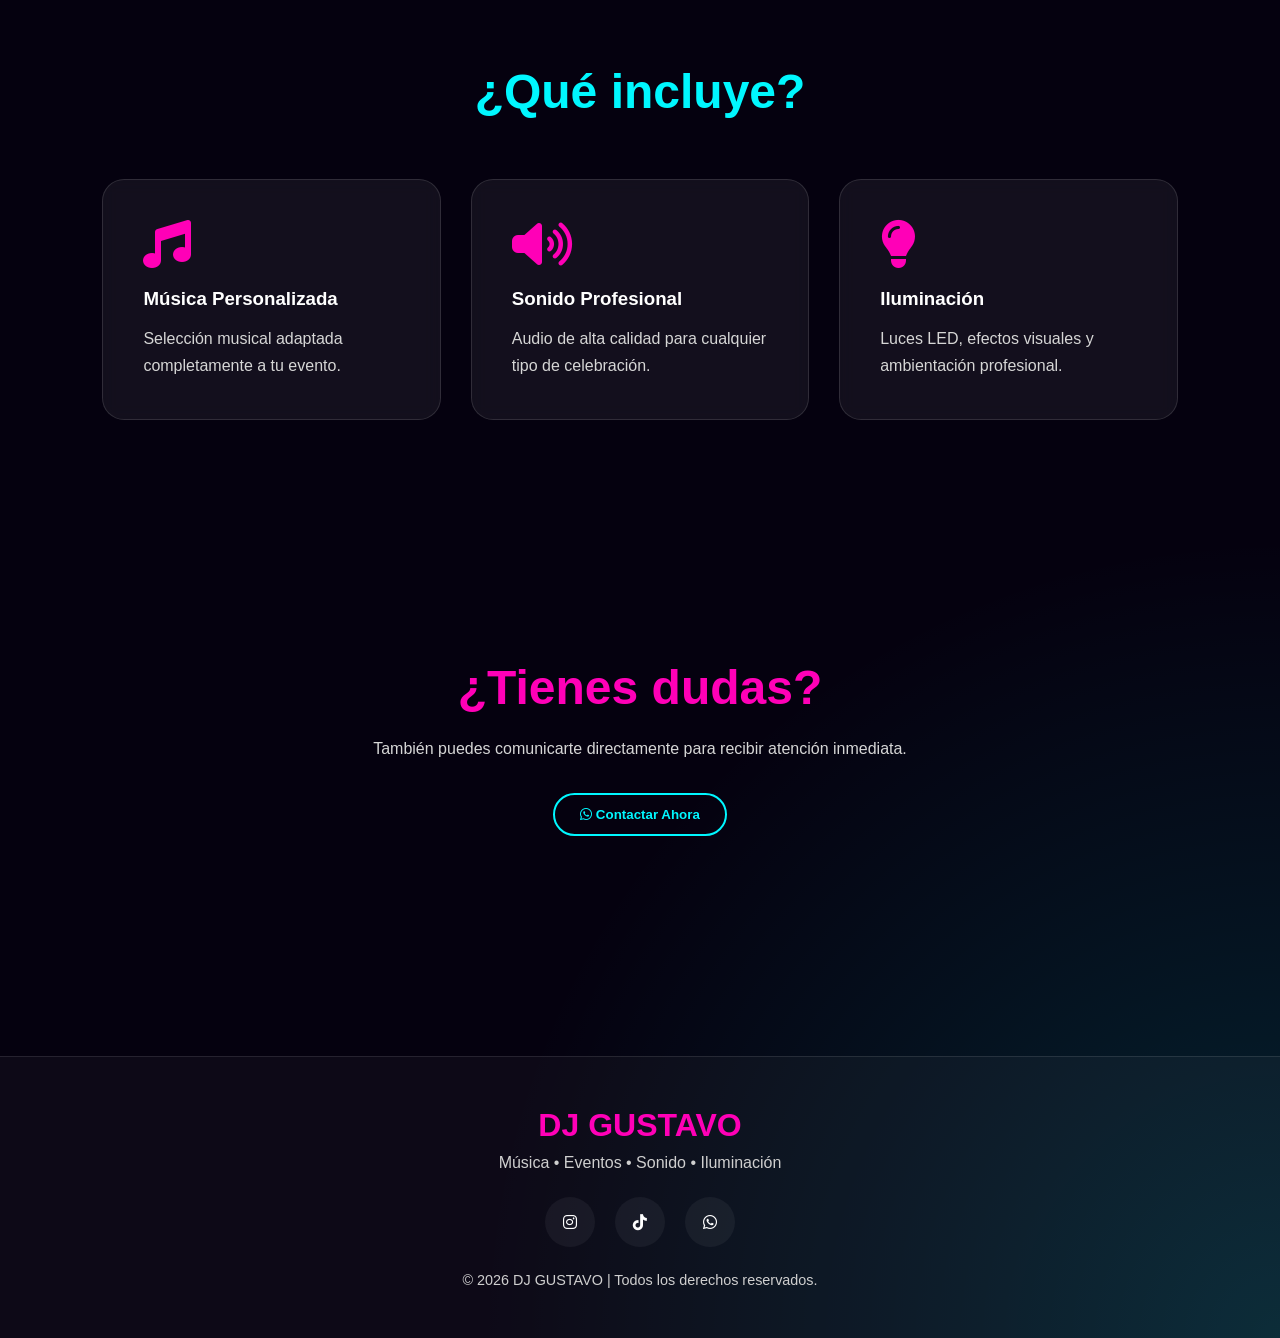
<file: frontend/reservas.html>
<!DOCTYPE html>
<html lang="es">

<head>

    <meta charset="UTF-8">

    <meta name="viewport"
    content="width=device-width, initial-scale=1.0">

    <title>Reservas | DJ GUSTAVO</title>

    <link rel="stylesheet"
    href="css/style.css">

    <link rel="stylesheet"
    href="https://cdnjs.cloudflare.com/ajax/libs/font-awesome/6.5.2/css/all.min.css">

</head>

<body>

    <!-- NAVBAR -->

    <nav class="navbar">

        <a href="index.html" class="logo">
            DJ GUSTAVO
        </a>

        <ul class="nav-links">

            <li><a href="index.html">Inicio</a></li>

            <li><a href="servicios.html">Servicios</a></li>

            <li><a href="galeria.html">Galería</a></li>

            <li><a href="reservas.html">Reservas</a></li>

            <li><a href="productos.html">Tienda</a></li>

            <li><a href="carrito.html">Carrito</a></li>

            <li><a href="contacto.html">Contacto</a></li>

            <li id="loginItem">

                <a href="login.html">

                    <i class="fas fa-user"></i>
                    Iniciar Sesión

                </a>

            </li>

            <li id="userItem" style="display:none;">

                <a href="#">

                    <i class="fas fa-user-check"></i>

                    <span id="usernameDisplay"></span>

                </a>

            </li>

            <li id="logoutItem" style="display:none;">

                <a href="#"
                onclick="logout()">

                    <i class="fas fa-sign-out-alt"></i>

                    Cerrar Sesión

                </a>

            </li>

        </ul>

    </nav>

    <!-- RESERVAS -->

    <section class="contact">

        <h2>
            Reserva tu Evento
        </h2>

        <p>
            Completa el formulario y me pondré en contacto contigo para confirmar disponibilidad y cotización.
        </p>

        <form class="formulario" id="reservaForm">

            <input
            type="text"
            id="name"
            placeholder="Nombre completo"
            required>

            <input
            type="email"
            id="email"
            placeholder="Correo electrónico"
            required>

            <input
            type="tel"
            id="phone"
            placeholder="Número telefónico"
            required>

            <input
            type="date"
            id="event_date"
            required>

            <select id="event_type" required>

                <option value="">
                    Tipo de evento
                </option>

                <option value="Boda">
                    Boda
                </option>

                <option value="XV Años">
                    XV Años
                </option>

                <option value="Cumpleaños">
                    Cumpleaños
                </option>

                <option value="Evento Empresarial">
                    Evento Empresarial
                </option>

                <option value="Fiesta Privada">
                    Fiesta Privada
                </option>

            </select>

            <textarea
            id="details"
            rows="6"
            placeholder="Cuéntame más detalles sobre tu evento..."
            required></textarea>

            <button
            type="submit"
            class="btn-neon">

                <i class="fas fa-calendar-check"></i>

                Solicitar Reserva

            </button>

        </form>

    </section>

    <!-- INFORMACION -->

    <section class="services-section">

        <h2 class="section-title">
            Información Importante
        </h2>

        <div class="services">

            <div class="card">

                <i class="fas fa-clock"></i>

                <h3>
                    Confirmación Rápida
                </h3>

                <p>
                    Revisaremos tu solicitud y nos pondremos en contacto contigo lo antes posible.
                </p>

            </div>

            <div class="card">

                <i class="fas fa-shield-alt"></i>

                <h3>
                    Reserva Segura
                </h3>

                <p>
                    Tu información se utiliza únicamente para gestionar tu evento.
                </p>

            </div>

            <div class="card">

                <i class="fas fa-phone"></i>

                <h3>
                    Atención Personalizada
                </h3>

                <p>
                    Te ayudaremos a elegir la mejor opción para tu celebración.
                </p>

            </div>

        </div>

    </section>

    <!-- BENEFICIOS -->

    <section class="services-section">

        <h2 class="section-title">
            ¿Qué incluye?
        </h2>

        <div class="services">

            <div class="card">

                <i class="fas fa-music"></i>

                <h3>
                    Música Personalizada
                </h3>

                <p>
                    Selección musical adaptada completamente a tu evento.
                </p>

            </div>

            <div class="card">

                <i class="fas fa-volume-high"></i>

                <h3>
                    Sonido Profesional
                </h3>

                <p>
                    Audio de alta calidad para cualquier tipo de celebración.
                </p>

            </div>

            <div class="card">

                <i class="fas fa-lightbulb"></i>

                <h3>
                    Iluminación
                </h3>

                <p>
                    Luces LED, efectos visuales y ambientación profesional.
                </p>

            </div>

        </div>

    </section>

    <!-- CONTACTO RAPIDO -->

    <section class="contact">

        <h2>
            ¿Tienes dudas?
        </h2>

        <p>
            También puedes comunicarte directamente para recibir atención inmediata.
        </p>

        <a href="contacto.html">

            <button class="btn-outline">

                <i class="fab fa-whatsapp"></i>

                Contactar Ahora

            </button>

        </a>

    </section>

    <!-- BOTON TOP -->

    <button id="topBtn">
        ↑
    </button>

    <!-- FOOTER -->

    <footer class="footer">

        <h3>
            DJ GUSTAVO
        </h3>

        <p>
            Música • Eventos • Sonido • Iluminación
        </p>

        <div class="socials">

            <a href="#">
                <i class="fab fa-instagram"></i>
            </a>

            <a href="#">
                <i class="fab fa-tiktok"></i>
            </a>

            <a href="#">
                <i class="fab fa-whatsapp"></i>
            </a>

        </div>

        <p class="copy">
            © 2026 DJ GUSTAVO | Todos los derechos reservados.
        </p>

    </footer>

    <script src="js/app.js"></script>
    <script src="js/reservas.js"></script>

</body>

</html>
</file>
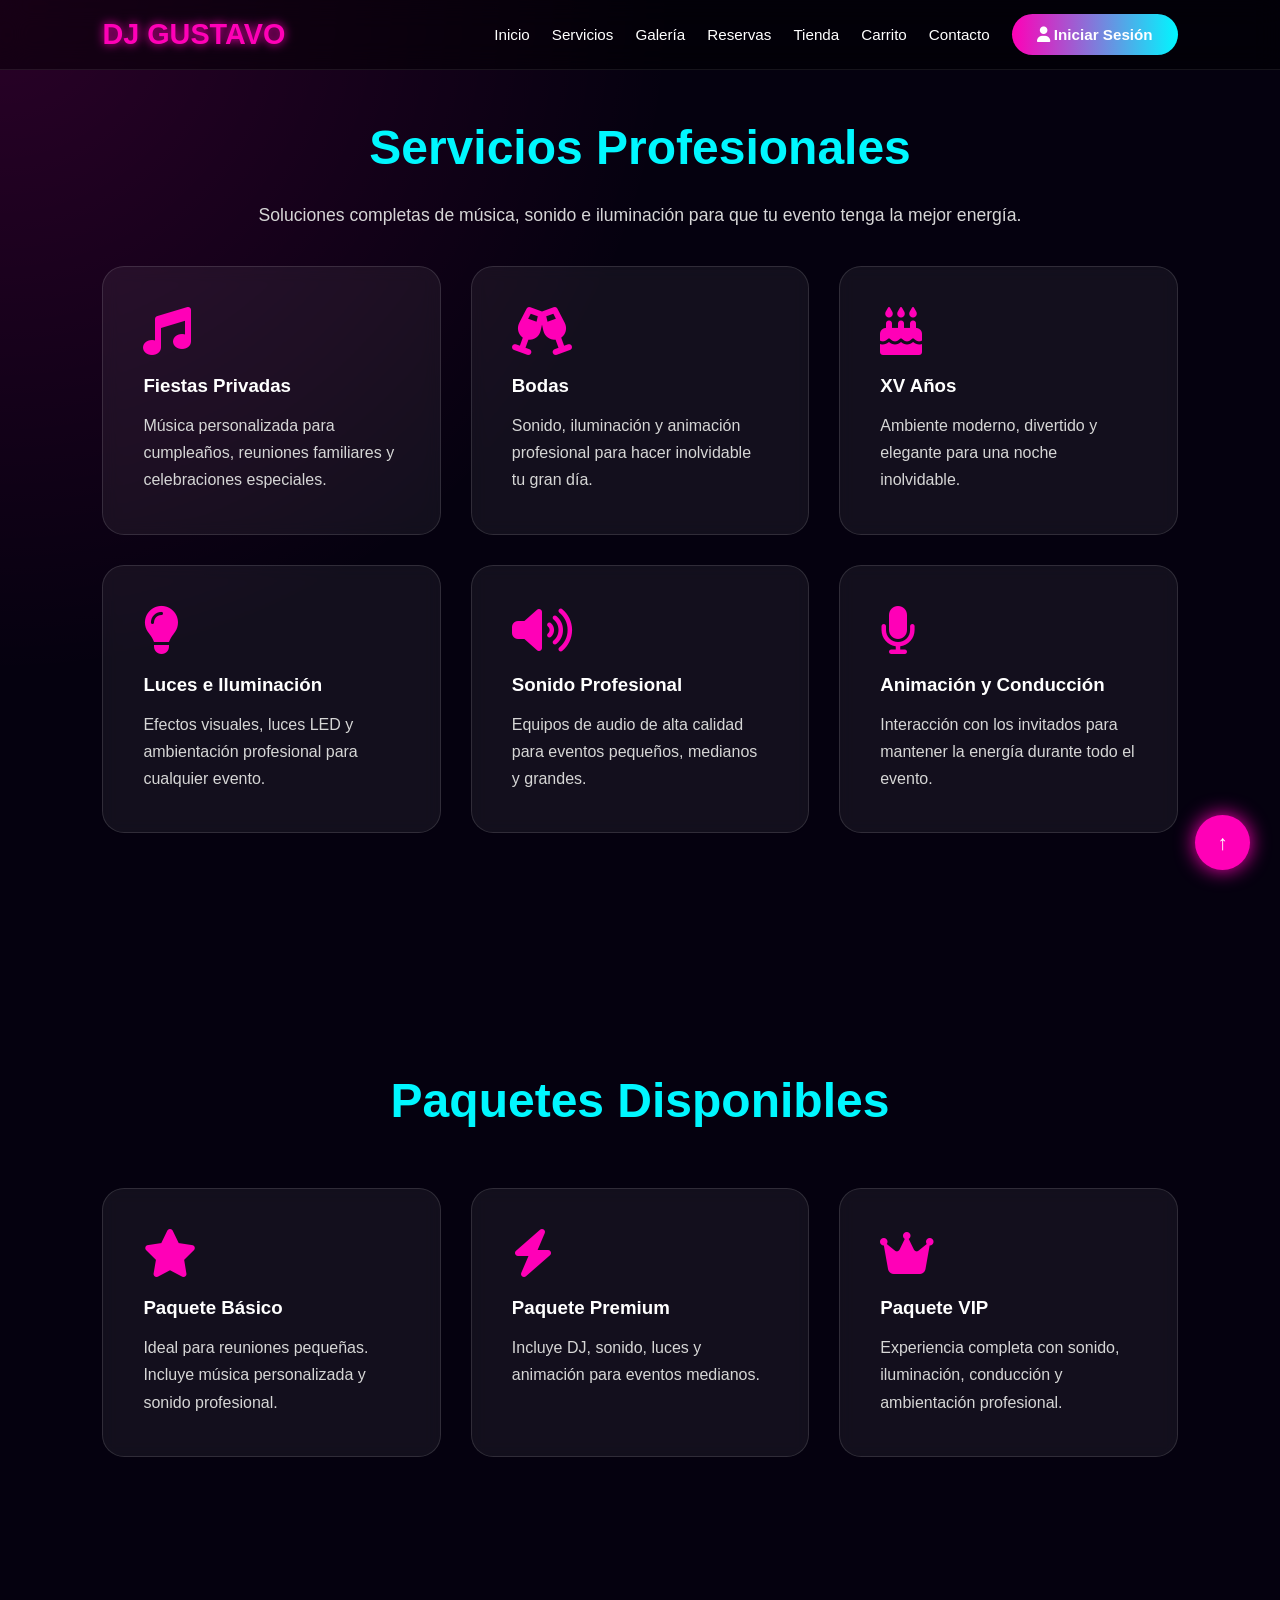
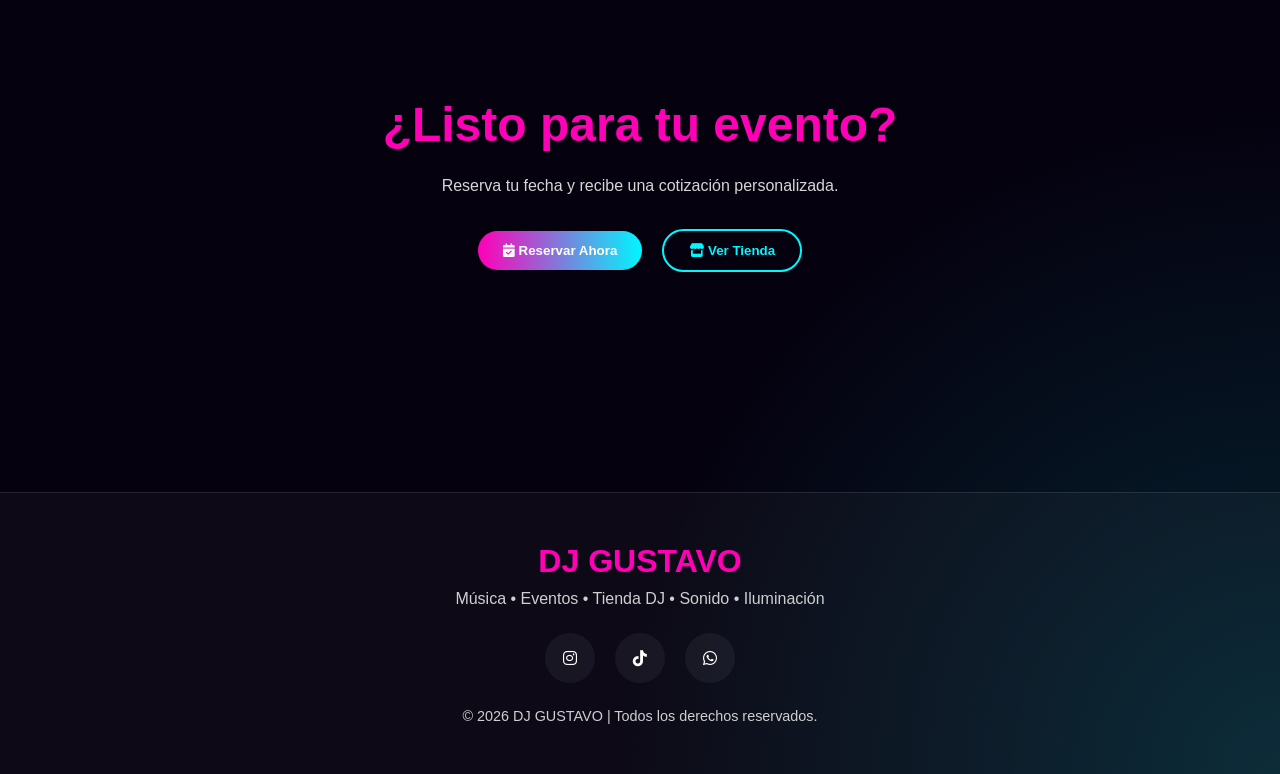
<file: frontend/servicios.html>
<!DOCTYPE html>
<html lang="es">

<head>

    <meta charset="UTF-8">

    <meta name="viewport"
    content="width=device-width, initial-scale=1.0">

    <title>Servicios | DJ GUSTAVO</title>

    <link rel="stylesheet"
    href="css/style.css">

    <link rel="stylesheet"
    href="https://cdnjs.cloudflare.com/ajax/libs/font-awesome/6.5.2/css/all.min.css">

</head>

<body>

    <nav class="navbar">

        <a href="index.html" class="logo">
            DJ GUSTAVO
        </a>

        <ul class="nav-links">

            <li><a href="index.html">Inicio</a></li>

            <li><a href="servicios.html">Servicios</a></li>

            <li><a href="galeria.html">Galería</a></li>

            <li><a href="reservas.html">Reservas</a></li>

            <li><a href="productos.html">Tienda</a></li>

            <li><a href="carrito.html">Carrito</a></li>

            <li><a href="contacto.html">Contacto</a></li>

            <li id="loginItem">
                <a href="login.html" class="login-btn">
                    <i class="fas fa-user"></i>
                    Iniciar Sesión
                </a>
            </li>

            <li id="userItem" style="display:none;">
                <a href="#">
                    <i class="fas fa-user-check"></i>
                    <span id="usernameDisplay"></span>
                </a>
            </li>

            <li id="logoutItem" style="display:none;">
                <a href="#" onclick="logout()">
                    <i class="fas fa-sign-out-alt"></i>
                    Cerrar Sesión
                </a>
            </li>

        </ul>

    </nav>

    <section class="services-section">

        <h1 class="section-title">
            Servicios Profesionales
        </h1>

        <p class="gallery-description">
            Soluciones completas de música, sonido e iluminación para que tu evento tenga la mejor energía.
        </p>

        <div class="services">

            <div class="card">

                <i class="fa-solid fa-music"></i>

                <h3>
                    Fiestas Privadas
                </h3>

                <p>
                    Música personalizada para cumpleaños, reuniones familiares y celebraciones especiales.
                </p>

            </div>

            <div class="card">

                <i class="fa-solid fa-champagne-glasses"></i>

                <h3>
                    Bodas
                </h3>

                <p>
                    Sonido, iluminación y animación profesional para hacer inolvidable tu gran día.
                </p>

            </div>

            <div class="card">

                <i class="fa-solid fa-cake-candles"></i>

                <h3>
                    XV Años
                </h3>

                <p>
                    Ambiente moderno, divertido y elegante para una noche inolvidable.
                </p>

            </div>

            <div class="card">

                <i class="fa-solid fa-lightbulb"></i>

                <h3>
                    Luces e Iluminación
                </h3>

                <p>
                    Efectos visuales, luces LED y ambientación profesional para cualquier evento.
                </p>

            </div>

            <div class="card">

                <i class="fa-solid fa-volume-high"></i>

                <h3>
                    Sonido Profesional
                </h3>

                <p>
                    Equipos de audio de alta calidad para eventos pequeños, medianos y grandes.
                </p>

            </div>

            <div class="card">

                <i class="fa-solid fa-microphone"></i>

                <h3>
                    Animación y Conducción
                </h3>

                <p>
                    Interacción con los invitados para mantener la energía durante todo el evento.
                </p>

            </div>

        </div>

    </section>

    <section class="services-section">

        <h2 class="section-title">
            Paquetes Disponibles
        </h2>

        <div class="services">

            <div class="card">

                <i class="fa-solid fa-star"></i>

                <h3>
                    Paquete Básico
                </h3>

                <p>
                    Ideal para reuniones pequeñas. Incluye música personalizada y sonido profesional.
                </p>

            </div>

            <div class="card">

                <i class="fa-solid fa-bolt"></i>

                <h3>
                    Paquete Premium
                </h3>

                <p>
                    Incluye DJ, sonido, luces y animación para eventos medianos.
                </p>

            </div>

            <div class="card">

                <i class="fa-solid fa-crown"></i>

                <h3>
                    Paquete VIP
                </h3>

                <p>
                    Experiencia completa con sonido, iluminación, conducción y ambientación profesional.
                </p>

            </div>

        </div>

    </section>

    <section class="contact">

        <h2>
            ¿Listo para tu evento?
        </h2>

        <p>
            Reserva tu fecha y recibe una cotización personalizada.
        </p>

        <div class="hero-buttons">

            <a href="reservas.html">

                <button class="btn-neon">
                    <i class="fas fa-calendar-check"></i>
                    Reservar Ahora
                </button>

            </a>

            <a href="productos.html">

                <button class="btn-outline">
                    <i class="fas fa-store"></i>
                    Ver Tienda
                </button>

            </a>

        </div>

    </section>

    <button id="topBtn">
        ↑
    </button>

    <footer class="footer">

        <h3>
            DJ GUSTAVO
        </h3>

        <p>
            Música • Eventos • Tienda DJ • Sonido • Iluminación
        </p>

        <div class="socials">

            <a href="#">
                <i class="fab fa-instagram"></i>
            </a>

            <a href="#">
                <i class="fab fa-tiktok"></i>
            </a>

            <a href="#">
                <i class="fab fa-whatsapp"></i>
            </a>

        </div>

        <p class="copy">
            © 2026 DJ GUSTAVO | Todos los derechos reservados.
        </p>

    </footer>

    <script src="js/app.js"></script>

</body>

</html>
</file>
<file: frontend/css/style.css>
*{
    margin:0;
    padding:0;
    box-sizing:border-box;
    font-family:Arial, Helvetica, sans-serif;
}

html{
    scroll-behavior:smooth;
}

body{
    background:
    radial-gradient(circle at top left, rgba(255,0,183,0.15), transparent 25%),
    radial-gradient(circle at bottom right, rgba(0,247,255,0.15), transparent 25%),
    #05010f;

    color:white;
    overflow-x:hidden;
}

section{
    padding-top:120px;
}

a{
    text-decoration:none;
}

/* NAVBAR */

.navbar{
    width:100%;
    display:flex;
    justify-content:space-between;
    align-items:center;
    padding:18px 8%;
    position:fixed;
    top:0;
    z-index:1000;
    background:rgba(0,0,0,0.45);
    backdrop-filter:blur(14px);
    border-bottom:1px solid rgba(255,255,255,0.08);
}

.navbar.active{
    background:rgba(0,0,0,0.85);
    box-shadow:0 0 20px rgba(0,247,255,0.2);
}

.logo{
    font-size:1.8rem;
    font-weight:bold;
    color:#ff00b7;
    text-shadow:0 0 10px #ff00b7;
    text-decoration:none;
    white-space:nowrap;
}

.nav-links{
    display:flex;
    list-style:none;
    gap:22px;
    align-items:center;
}

.nav-links a{
    color:white;
    text-decoration:none;
    transition:0.3s;
    font-size:0.95rem;
}

.nav-links a:hover{
    color:#00f7ff;
}

/* BOTONES */

.btn-neon{
    background:linear-gradient(90deg,#ff00b7,#00f7ff);
    border:none;
    padding:12px 25px;
    border-radius:50px;
    color:white;
    cursor:pointer;
    font-weight:bold;
    transition:0.3s;
    animation:glow 2s infinite alternate;
}

.btn-neon:hover{
    transform:translateY(-5px);
    box-shadow:0 0 20px #00f7ff;
}

.btn-outline{
    border:2px solid #00f7ff;
    background:transparent;
    color:#00f7ff;
    padding:12px 25px;
    border-radius:50px;
    cursor:pointer;
    transition:0.3s;
    font-weight:bold;
}

.btn-outline:hover{
    background:#00f7ff;
    color:black;
    transform:translateY(-5px);
}

/* HERO */

.hero{
    min-height:100vh;
    display:flex;
    align-items:center;
    justify-content:space-between;
    padding:130px 8% 80px;
    gap:50px;
}

.hero-text{
    max-width:650px;
}

.hero-text h1{
    font-size:5rem;
    color:#ff00b7;
    text-shadow:
    0 0 10px #ff00b7,
    0 0 20px #ff00b7;
}

.hero-text h2{
    font-size:2rem;
    color:#00f7ff;
    margin:20px 0;
}

.hero-text p{
    color:#d6d6d6;
    line-height:1.8;
    margin-bottom:30px;
}

.hero-buttons{
    display:flex;
    justify-content:center;
    align-items:center;
    gap:20px;
    flex-wrap:wrap;
    margin-top:30px;
}

.hero-buttons a{
    text-decoration:none;
}

.hero-image{
    display:flex;
    justify-content:center;
    align-items:center;
}

.circle{
    width:400px;
    height:400px;
    border-radius:50%;
    background:
    linear-gradient(135deg, rgba(255,0,183,0.3), rgba(0,247,255,0.2));
    display:flex;
    justify-content:center;
    align-items:center;
    box-shadow:
    0 0 30px rgba(255,0,183,0.5),
    0 0 50px rgba(0,247,255,0.3);
}

.circle i{
    font-size:8rem;
    color:white;
}

/* SECCIONES */

.services-section{
    padding:120px 8%;
}

.section-title{
    text-align:center;
    font-size:3rem;
    margin-bottom:60px;
    color:#00f7ff;
}

.gallery-description{
    text-align:center;
    color:#d6d6d6;
    margin-top:-30px;
    margin-bottom:40px;
    font-size:1.1rem;
}

/* CARDS */

.services{
    display:grid;
    grid-template-columns:repeat(auto-fit,minmax(250px,1fr));
    gap:30px;
}

.card{
    background:rgba(255,255,255,0.06);
    border:1px solid rgba(255,255,255,0.12);
    padding:40px;
    border-radius:22px;
    transition:0.3s;
    backdrop-filter:blur(8px);
}

.card:hover{
    transform:translateY(-10px);
    box-shadow:0 0 20px rgba(0,247,255,0.4);
    border:1px solid #00f7ff;
}

.card i{
    font-size:3rem;
    color:#ff00b7;
    margin-bottom:20px;
}

.card h3{
    margin-bottom:15px;
}

.card p{
    color:#d6d6d6;
    line-height:1.7;
}

/* GALERIA */

.gallery{
    display:grid;
    grid-template-columns:repeat(auto-fit,minmax(300px,1fr));
    gap:22px;
}

.gallery img{
    width:100%;
    height:300px;
    object-fit:cover;
    border-radius:20px;
    transition:0.4s;
    border:1px solid rgba(255,255,255,0.1);
}

.gallery img:hover{
    transform:scale(1.03);
    box-shadow:0 0 20px #ff00b7;
}

/* CONTACTO */

.contact{
    padding:120px 8%;
    text-align:center;
}

.contact h2{
    font-size:3rem;
    color:#ff00b7;
    margin-bottom:20px;
}

.contact p{
    margin-bottom:30px;
    color:#d6d6d6;
    line-height:1.7;
}

/* FORMULARIO */

.formulario{
    max-width:650px;
    margin:auto;
    display:flex;
    flex-direction:column;
    gap:20px;
}

.formulario input,
.formulario textarea,
.formulario select{
    width:100%;
    padding:15px;
    border:1px solid rgba(255,255,255,0.12);
    border-radius:12px;
    background:rgba(255,255,255,0.07);
    color:white;
    outline:none;
}

.formulario input:focus,
.formulario textarea:focus,
.formulario select:focus{
    border-color:#00f7ff;
    box-shadow:0 0 12px rgba(0,247,255,0.25);
}

.formulario select option{
    color:black;
}

.formulario textarea{
    height:150px;
    resize:none;
}

/* FOOTER */

.footer{
    margin-top:100px;
    padding:50px 8%;
    text-align:center;
    background:rgba(255,255,255,0.03);
    border-top:1px solid rgba(255,255,255,0.1);
}

.footer h3{
    color:#ff00b7;
    font-size:2rem;
    margin-bottom:10px;
}

.footer p{
    color:#cfcfcf;
}

.socials{
    display:flex;
    justify-content:center;
    gap:20px;
    margin:25px 0;
}

.socials a{
    width:50px;
    height:50px;
    border-radius:50%;
    display:flex;
    justify-content:center;
    align-items:center;
    text-decoration:none;
    color:white;
    background:rgba(255,255,255,0.05);
    transition:0.3s;
}

.socials a:hover{
    background:#00f7ff;
    color:black;
    transform:translateY(-5px);
}

.copy{
    margin-top:20px;
    font-size:0.9rem;
}

/* BOTON TOP */

#topBtn{
    position:fixed;
    bottom:30px;
    right:30px;
    width:55px;
    height:55px;
    border:none;
    border-radius:50%;
    background:#ff00b7;
    color:white;
    font-size:1.3rem;
    cursor:pointer;
    box-shadow:0 0 20px #ff00b7;
    transition:0.3s;
    z-index:1000;
}

#topBtn:hover{
    transform:scale(1.1);
    background:#00f7ff;
}

/* LOGIN / REGISTRO */

.login-container{
    min-height:100vh;
    display:flex;
    justify-content:center;
    align-items:center;
    padding:40px 20px;
}

.login-card{
    width:420px;
    padding:40px;
    border-radius:22px;
    background:rgba(255,255,255,0.06);
    backdrop-filter:blur(15px);
    text-align:center;
    border:1px solid rgba(255,255,255,0.12);
    box-shadow:0 0 25px rgba(0,247,255,0.12);
}

.login-card h1{
    color:#ff00b7;
    margin-bottom:15px;
    text-shadow:0 0 10px rgba(255,0,183,0.6);
}

.login-card h3{
    color:#00f7ff;
}

.login-card p{
    margin-bottom:25px;
    color:#d6d6d6;
    line-height:1.6;
}

.login-card input{
    width:100%;
    padding:15px;
    margin-bottom:18px;
    border:1px solid rgba(255,255,255,0.12);
    border-radius:12px;
    background:rgba(255,255,255,0.07);
    color:white;
    outline:none;
}

.login-card input:focus{
    border-color:#00f7ff;
    box-shadow:0 0 12px rgba(0,247,255,0.25);
}

.login-btn{
    background:linear-gradient(90deg,#ff00b7,#00f7ff);
    padding:12px 25px;
    border-radius:50px;
    color:white !important;
    text-decoration:none;
    font-weight:bold;
    transition:0.3s;
}

.login-btn:hover{
    transform:translateY(-3px);
    box-shadow:
    0 0 15px #00f7ff,
    0 0 30px #00f7ff;
}

/* PRODUCTOS */

.products-grid{
    display:grid;
    grid-template-columns:repeat(auto-fit,minmax(260px,1fr));
    gap:30px;
}

.product-card{
    background:rgba(255,255,255,0.06);
    border:1px solid rgba(255,255,255,0.12);
    border-radius:22px;
    padding:30px;
    text-align:center;
    transition:0.3s;
    backdrop-filter:blur(8px);
}

.product-card:hover{
    transform:translateY(-10px);
    border:1px solid #00f7ff;
    box-shadow:0 0 25px rgba(0,247,255,0.4);
}

.product-icon{
    font-size:3rem;
    color:#ff00b7;
    margin-bottom:20px;
}

.product-card h3{
    margin-bottom:15px;
}

.product-card p{
    color:#d6d6d6;
    margin-bottom:20px;
    line-height:1.6;
}

.product-card h4{
    color:#00f7ff;
    font-size:1.4rem;
    margin-bottom:20px;
}

.product-image{
    width:100%;
    height:220px;
    object-fit:cover;
    border-radius:15px;
    margin-bottom:20px;
    border:1px solid rgba(255,255,255,0.1);
}

/* CARRITO */

.cart-container{
    display:flex;
    flex-direction:column;
    gap:20px;
    max-width:950px;
    margin:auto;
}

.cart-item{
    background:rgba(255,255,255,0.06);
    border:1px solid rgba(255,255,255,0.12);
    border-radius:22px;
    padding:25px;
    display:flex;
    justify-content:space-between;
    align-items:center;
    gap:20px;
    backdrop-filter:blur(8px);
}

.cart-item h3{
    color:#00f7ff;
    margin-bottom:10px;
}

.cart-item p{
    color:#d6d6d6;
    margin-bottom:8px;
}

.cart-actions{
    display:flex;
    gap:15px;
    align-items:center;
    flex-wrap:wrap;
}

.cart-actions input{
    width:80px;
    padding:10px;
    border-radius:10px;
    border:none;
    outline:none;
    text-align:center;
}

.cart-total{
    text-align:center;
    margin-top:40px;
}

.cart-total h2{
    color:#00f7ff;
    margin-bottom:20px;
}

/* ANIMACION GLOW */

@keyframes glow{
    from{
        box-shadow:0 0 10px #ff00b7;
    }

    to{
        box-shadow:
        0 0 20px #00f7ff,
        0 0 40px #00f7ff;
    }
}

/* RESPONSIVE */

@media(max-width:1050px){

    .navbar{
        padding:18px 5%;
    }

    .nav-links{
        gap:14px;
    }

    .nav-links a{
        font-size:0.85rem;
    }

    .hero-text h1{
        font-size:4rem;
    }

}

@media(max-width:900px){

    .navbar{
        position:relative;
        flex-direction:column;
        gap:20px;
    }

    .nav-links{
        flex-wrap:wrap;
        justify-content:center;
    }

    section{
        padding-top:80px;
    }

    .hero{
        flex-direction:column;
        text-align:center;
        gap:50px;
        padding-top:80px;
    }

    .hero-buttons{
        justify-content:center;
    }

    .hero-text h1{
        font-size:4rem;
    }

    .circle{
        width:320px;
        height:320px;
    }

}

@media(max-width:600px){

    .nav-links{
        flex-direction:column;
        gap:15px;
    }

    .hero-text h1{
        font-size:3rem;
    }

    .hero-text h2,
    .section-title,
    .contact h2{
        font-size:2rem;
    }

    .circle{
        width:250px;
        height:250px;
    }

    .circle i{
        font-size:5rem;
    }

    .cart-item{
        flex-direction:column;
        text-align:center;
    }

    .login-card{
        width:100%;
    }

}
</file>
